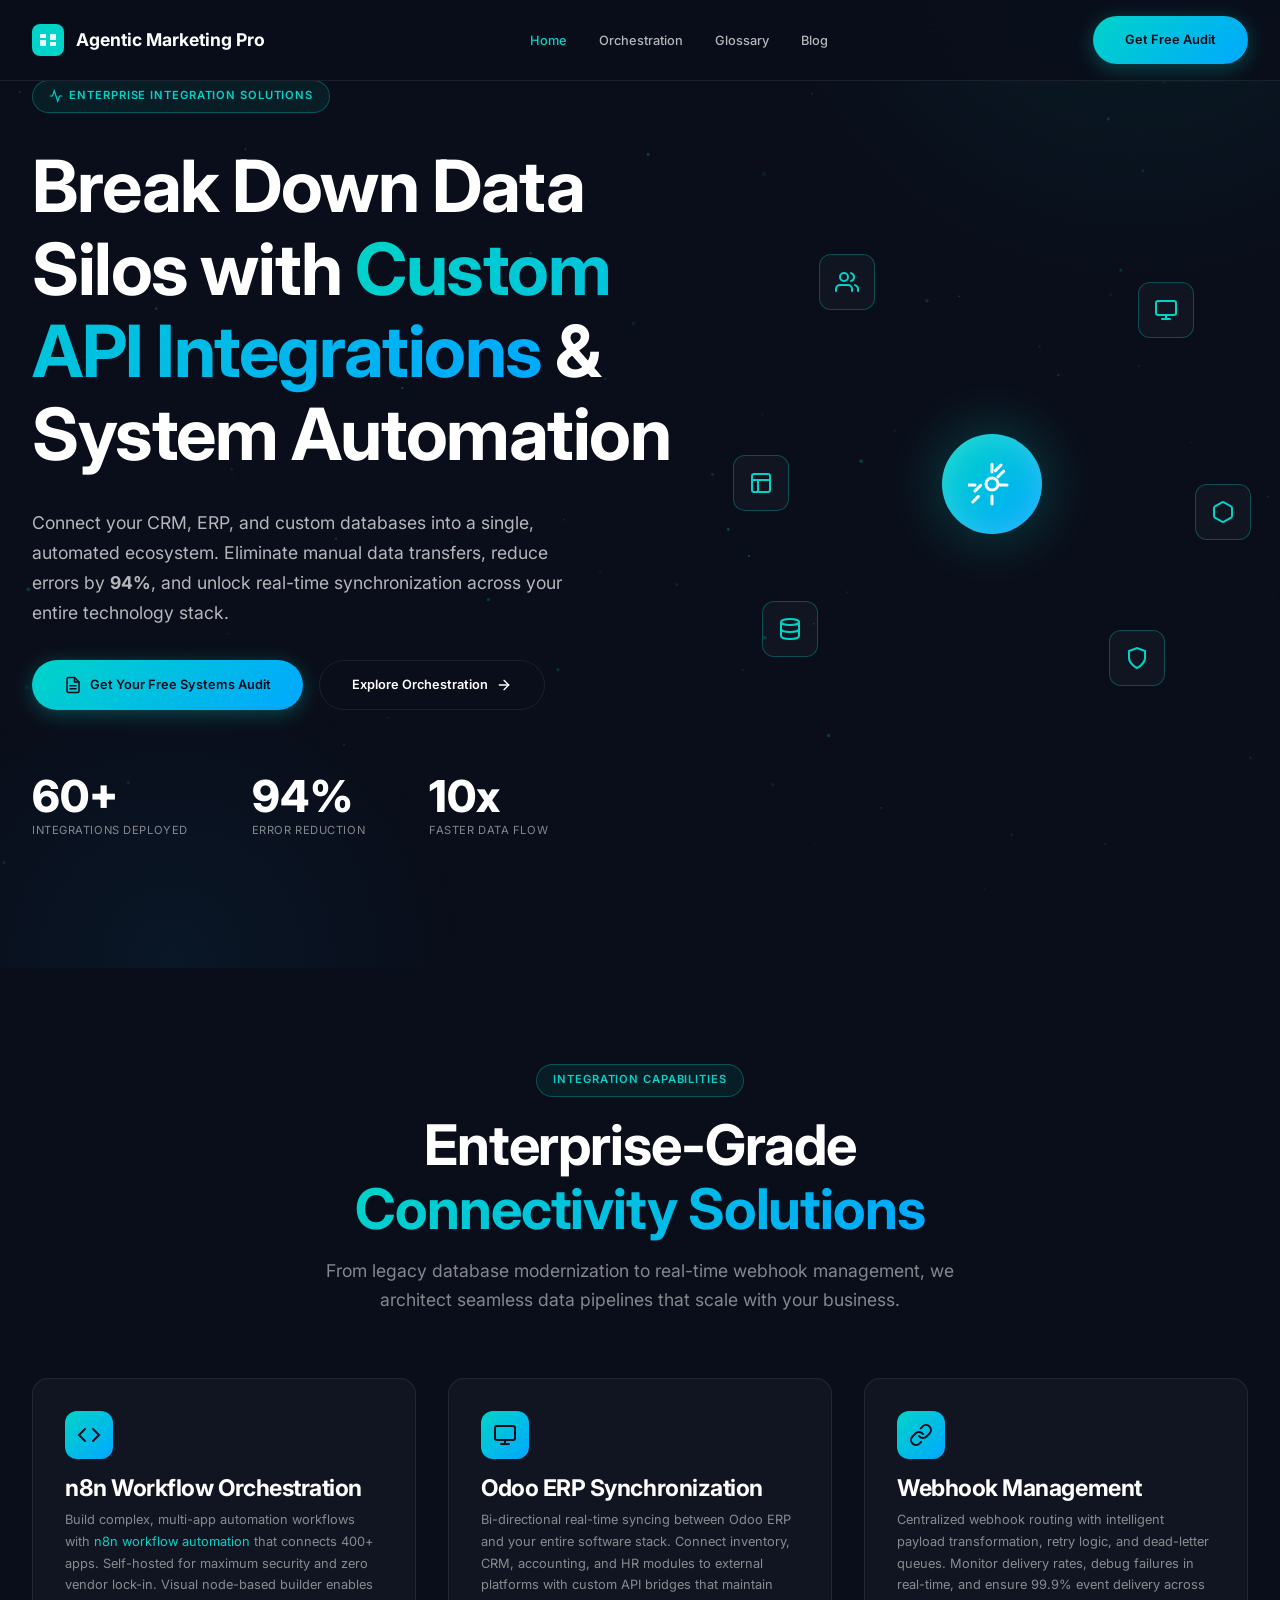
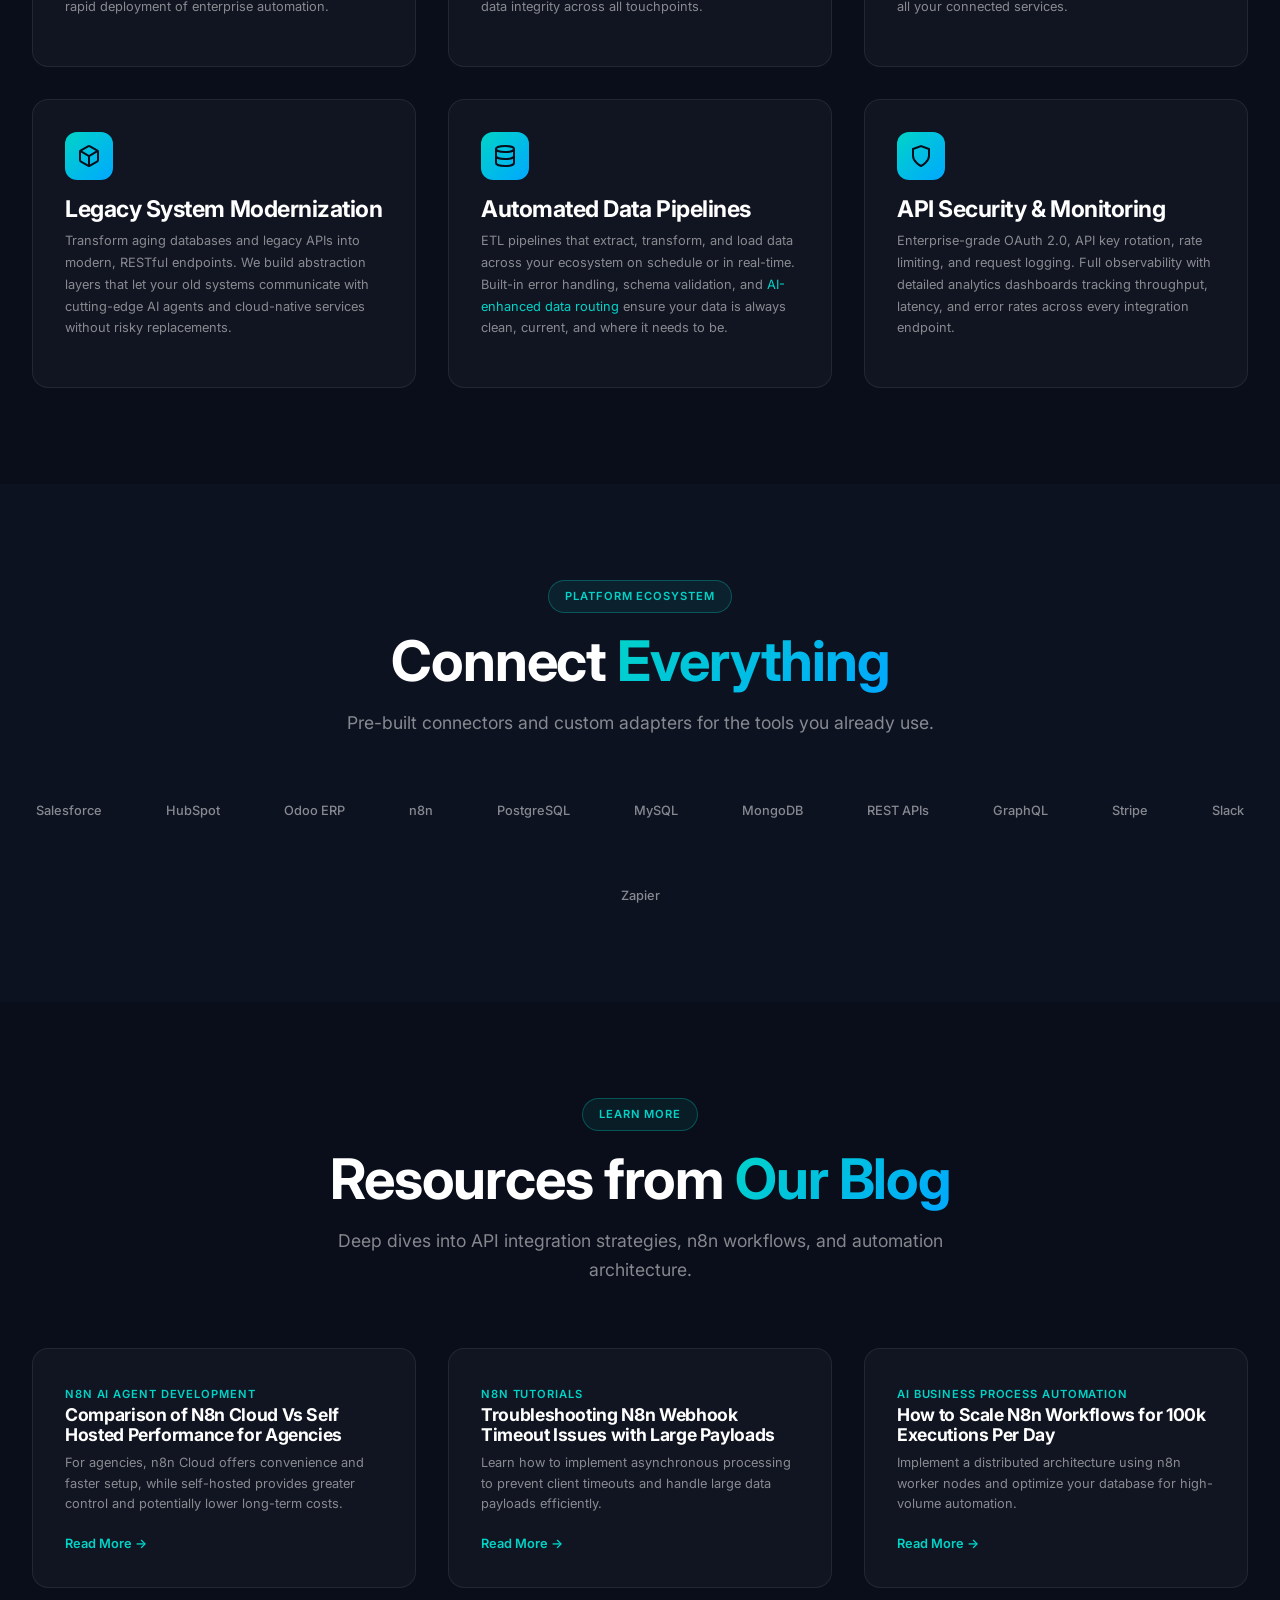
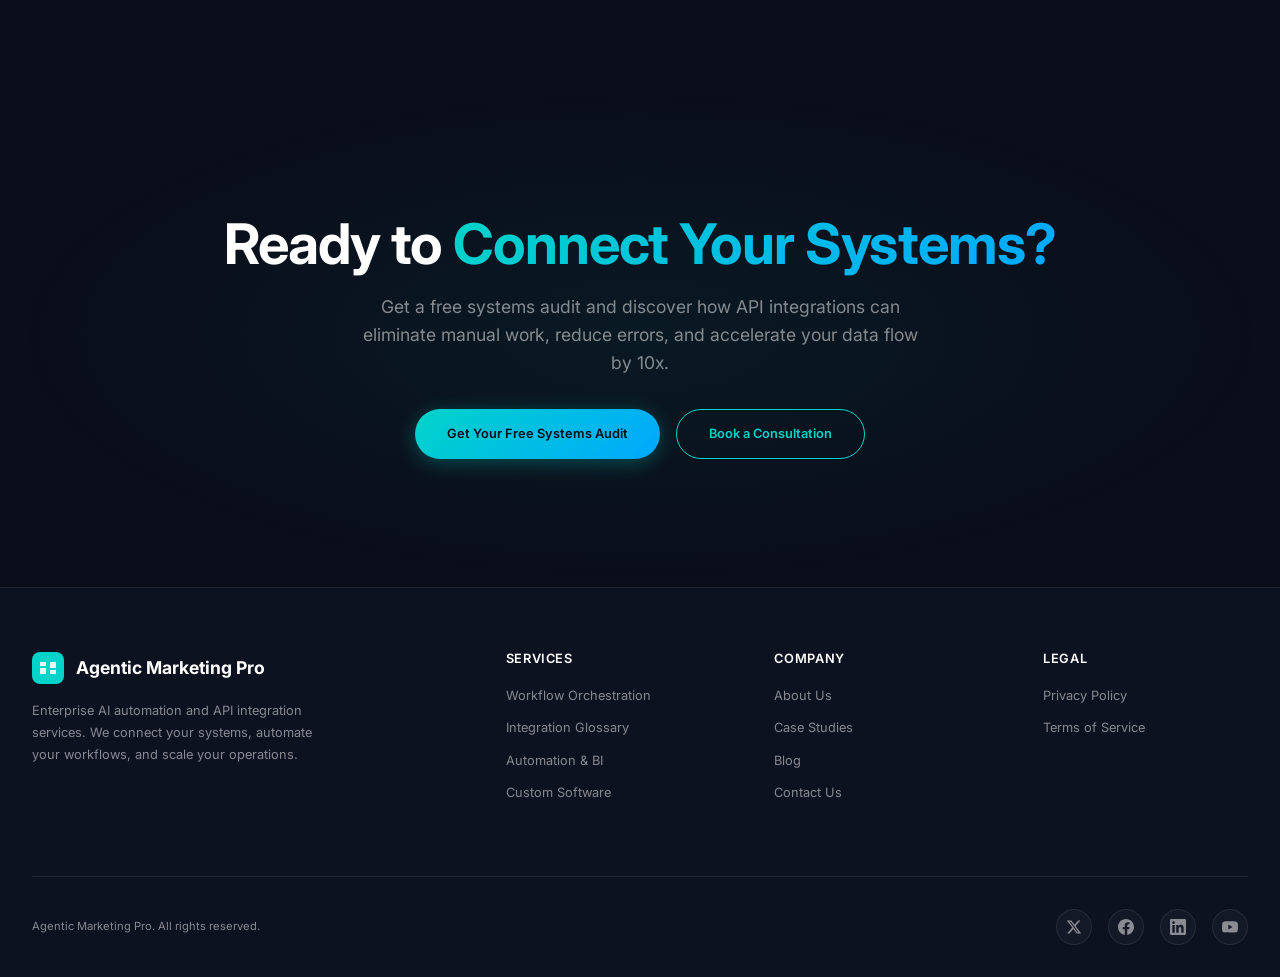
<file: index.html>
<!DOCTYPE html>
<html lang="en">
<head>
  <meta charset="UTF-8">
  <meta name="viewport" content="width=device-width, initial-scale=1.0">
  <title>API Integrations & System Automation | Agentic Marketing </title>
  <meta name="description" content="Break down data silos with custom API integrations and system automation. n8n orchestration, Odoo ERP syncing, and webhook management for enterprise connectivity.">
  <meta name="keywords" content="API integrations, system automation, n8n orchestration, Odoo ERP, webhook management, data pipeline, legacy system integration">
  <meta name="author" content="Agentic Marketing">
  <meta name="robots" content="index, follow">
  <meta name="google-site-verification" content="MRtHY9dQ5OKTG_AXpVxhdUiYuXfkufxlOOYry1V5C6k" />

  <!-- Open Graph -->
  <meta property="og:title" content="API Integrations & System Automation | Agentic Marketing Pro">
  <meta property="og:description" content="Connect disparate software tools into a seamless, automated ecosystem with enterprise-grade API integrations.">
  <meta property="og:type" content="website">
  <meta property="og:url" content="https://shafinrng.github.io/amp-hub-api-integrations/">
  <meta property="og:site_name" content="Agentic Marketing - API Integration Hub">

  <!-- Twitter Card -->
  <meta name="twitter:card" content="summary_large_image">
  <meta name="twitter:title" content="API Integrations & System Automation | Agentic Marketing Pro">
  <meta name="twitter:description" content="Enterprise API integrations and system automation by Agentic Marketing Pro.">

  <!-- Canonical -->
  <link rel="canonical" href="https://shafinrng.github.io/amp-hub-api-integrations/">

  <!-- Favicon -->
  <link rel="icon" type="image/svg+xml" href="data:image/svg+xml,<svg xmlns='http://www.w3.org/2000/svg' viewBox='0 0 100 100'><text y='.9em' font-size='90'>🔌</text></svg>">

  <!-- Fonts -->
  <link rel="preconnect" href="https://fonts.googleapis.com">
  <link rel="preconnect" href="https://fonts.gstatic.com" crossorigin>
  <link href="https://fonts.googleapis.com/css2?family=Inter:wght@400;500;600;700;800&family=JetBrains+Mono:wght@400;500&display=swap" rel="stylesheet">

  <!-- Styles -->
  <link rel="stylesheet" href="./style.css">

  <!-- Structured Data -->
  <script type="application/ld+json">
  {
    "@context": "https://schema.org",
    "@type": "WebPage",
    "name": "API Integrations & System Automation Hub",
    "description": "Enterprise API integration services connecting CRMs, ERPs, and custom databases into automated ecosystems.",
    "url": "https://shafinrng.github.io/amp-hub-api-integrations/",
    "publisher": {
      "@type": "Organization",
      "name": "Agentic Marketing Pro",
      "url": "https://agenticmarketingpro.com/"
    },
    "mainEntity": {
      "@type": "Service",
      "name": "API Integration & System Automation Services",
      "provider": {
        "@type": "Organization",
        "name": "Agentic Marketing Pro"
      },
      "areaServed": "Global",
      "hasOfferCatalog": {
        "@type": "OfferCatalog",
        "name": "Integration Services",
        "itemListElement": [
          { "@type": "Offer", "itemOffered": { "@type": "Service", "name": "n8n Workflow Orchestration" } },
          { "@type": "Offer", "itemOffered": { "@type": "Service", "name": "Odoo ERP Integration" } },
          { "@type": "Offer", "itemOffered": { "@type": "Service", "name": "Webhook Management" } },
          { "@type": "Offer", "itemOffered": { "@type": "Service", "name": "Legacy System Modernization" } }
        ]
      }
    }
  }
  </script>
</head>
<body>
  <!-- Particle Background -->
  <canvas id="particles-canvas"></canvas>

  <!-- Navigation -->
  <nav class="navbar" role="navigation" aria-label="Main navigation">
    <div class="container">
      <a href="./index.html" class="nav-brand" aria-label="Agentic Marketing Pro Home">
        <svg viewBox="0 0 32 32" fill="none" xmlns="http://www.w3.org/2000/svg" aria-hidden="true">
          <rect width="32" height="32" rx="8" fill="url(#brand-gradient)"/>
          <path d="M8 16h6v6H8zM18 10h6v6h-6zM8 10h6v4H8zM18 18h6v4h-6z" fill="white" opacity="0.9"/>
          <defs>
            <linearGradient id="brand-gradient" x1="0" y1="0" x2="32" y2="32">
              <stop offset="0%" stop-color="#00d4c8"/>
              <stop offset="100%" stop-color="#00a8ff"/>
            </linearGradient>
          </defs>
        </svg>
        <span>Agentic Marketing Pro</span>
      </a>

      <ul class="nav-links" role="menubar">
        <li role="none"><a href="./index.html" role="menuitem" class="active">Home</a></li>
        <li role="none"><a href="./orchestration.html" role="menuitem">Orchestration</a></li>
        <li role="none"><a href="./glossary.html" role="menuitem">Glossary</a></li>
        <li role="none"><a href="https://agenticmarketingpro.com/blog/" role="menuitem" target="_blank" rel="noopener">Blog</a></li>
      </ul>

      <div class="nav-cta">
        <a href="https://agenticmarketingpro.com/free-audit/" class="btn btn-primary" target="_blank" rel="noopener">Get Free Audit</a>
      </div>

      <button class="nav-menu-toggle" aria-label="Toggle navigation menu" aria-expanded="false">
        <svg width="24" height="24" viewBox="0 0 24 24" fill="none" stroke="currentColor" stroke-width="2" stroke-linecap="round">
          <line x1="3" y1="6" x2="21" y2="6"/>
          <line x1="3" y1="12" x2="21" y2="12"/>
          <line x1="3" y1="18" x2="21" y2="18"/>
        </svg>
      </button>
    </div>
  </nav>

  <!-- Hero Section -->
  <section class="hero section-lg" aria-label="Hero">
    <div class="hero-bg" aria-hidden="true"></div>
    <div class="container">
      <div class="hero-content">
        <div class="hero-badge">
          <span class="badge">
            <svg width="14" height="14" viewBox="0 0 24 24" fill="none" stroke="currentColor" stroke-width="2" stroke-linecap="round">
              <polyline points="22 12 18 12 15 21 9 3 6 12 2 12"/>
            </svg>
            Enterprise Integration Solutions
          </span>
        </div>
        <h1>
          Break Down Data Silos with
          <span class="text-gradient">Custom API Integrations</span>
          & System Automation
        </h1>
        <p class="hero-description">
          Connect your CRM, ERP, and custom databases into a single, automated ecosystem.
          Eliminate manual data transfers, reduce errors by <strong>94%</strong>, and unlock
          real-time synchronization across your entire technology stack.
        </p>
        <div class="hero-cta">
          <a href="https://agenticmarketingpro.com/free-audit/" class="btn btn-primary" target="_blank" rel="noopener">
            <svg width="18" height="18" viewBox="0 0 24 24" fill="none" stroke="currentColor" stroke-width="2" stroke-linecap="round">
              <path d="M14 2H6a2 2 0 00-2 2v16a2 2 0 002 2h12a2 2 0 002-2V8z"/>
              <polyline points="14 2 14 8 20 8"/>
              <line x1="16" y1="13" x2="8" y2="13"/>
              <line x1="16" y1="17" x2="8" y2="17"/>
            </svg>
            Get Your Free Systems Audit
          </a>
          <a href="./orchestration.html" class="btn btn-secondary">
            Explore Orchestration
            <svg width="16" height="16" viewBox="0 0 24 24" fill="none" stroke="currentColor" stroke-width="2" stroke-linecap="round">
              <line x1="5" y1="12" x2="19" y2="12"/>
              <polyline points="12 5 19 12 12 19"/>
            </svg>
          </a>
        </div>
        <div class="hero-stats">
          <div class="stat-item">
            <span class="stat-number">60+</span>
            <span class="stat-label">Integrations Deployed</span>
          </div>
          <div class="stat-item">
            <span class="stat-number">94%</span>
            <span class="stat-label">Error Reduction</span>
          </div>
          <div class="stat-item">
            <span class="stat-number">10x</span>
            <span class="stat-label">Faster Data Flow</span>
          </div>
        </div>
      </div>

      <!-- Hero Visual - Animated Integration Hub -->
      <div class="hero-visual" aria-hidden="true">
        <div class="hub-container">
          <div class="hub-center">
            <svg viewBox="0 0 24 24" fill="none" stroke="currentColor" stroke-width="1.5" stroke-linecap="round">
              <circle cx="12" cy="12" r="3"/>
              <path d="M12 2v4m0 12v4m-8.5-6.5l2.8-2.8m7.4-7.4l2.8-2.8m-17 10h4m12 0h4m-14.3 5.7l-2.8 2.8m12.6-12.6l2.8-2.8"/>
            </svg>
          </div>
          <div class="hub-node">
            <svg viewBox="0 0 24 24" fill="none" stroke="currentColor" stroke-width="2" stroke-linecap="round">
              <path d="M17 21v-2a4 4 0 00-4-4H5a4 4 0 00-4 4v2"/>
              <circle cx="9" cy="7" r="4"/>
              <path d="M23 21v-2a4 4 0 00-3-3.87M16 3.13a4 4 0 010 7.75"/>
            </svg>
          </div>
          <div class="hub-node">
            <svg viewBox="0 0 24 24" fill="none" stroke="currentColor" stroke-width="2" stroke-linecap="round">
              <rect x="2" y="3" width="20" height="14" rx="2" ry="2"/>
              <line x1="8" y1="21" x2="16" y2="21"/>
              <line x1="12" y1="17" x2="12" y2="21"/>
            </svg>
          </div>
          <div class="hub-node">
            <svg viewBox="0 0 24 24" fill="none" stroke="currentColor" stroke-width="2" stroke-linecap="round">
              <ellipse cx="12" cy="5" rx="9" ry="3"/>
              <path d="M21 12c0 1.66-4 3-9 3s-9-1.34-9-3"/>
              <path d="M3 5v14c0 1.66 4 3 9 3s9-1.34 9-3V5"/>
            </svg>
          </div>
          <div class="hub-node">
            <svg viewBox="0 0 24 24" fill="none" stroke="currentColor" stroke-width="2" stroke-linecap="round">
              <path d="M12 22s8-4 8-10V5l-8-3-8 3v7c0 6 8 10 8 10z"/>
            </svg>
          </div>
          <div class="hub-node">
            <svg viewBox="0 0 24 24" fill="none" stroke="currentColor" stroke-width="2" stroke-linecap="round">
              <rect x="3" y="3" width="18" height="18" rx="2" ry="2"/>
              <line x1="3" y1="9" x2="21" y2="9"/>
              <line x1="9" y1="21" x2="9" y2="9"/>
            </svg>
          </div>
          <div class="hub-node">
            <svg viewBox="0 0 24 24" fill="none" stroke="currentColor" stroke-width="2" stroke-linecap="round">
              <path d="M21 16V8a2 2 0 00-1-1.73l-7-4a2 2 0 00-2 0l-7 4A2 2 0 003 8v8a2 2 0 001 1.73l7 4a2 2 0 002 0l7-4A2 2 0 0021 16z"/>
            </svg>
          </div>
        </div>
      </div>
    </div>
  </section>

  <!-- Core Features Section -->
  <section class="section" id="features" aria-label="Core Features">
    <div class="container">
      <div class="section-header reveal">
        <span class="badge">Integration Capabilities</span>
        <h2>Enterprise-Grade <span class="text-gradient">Connectivity Solutions</span></h2>
        <p>From legacy database modernization to real-time webhook management, we architect seamless data pipelines that scale with your business.</p>
      </div>

      <div class="features-grid">
        <!-- n8n Orchestration -->
        <article class="card feature-card reveal reveal-delay-1">
          <div class="card-icon">
            <svg viewBox="0 0 24 24" fill="none" stroke="currentColor" stroke-width="2" stroke-linecap="round">
              <polyline points="16 18 22 12 16 6"/>
              <polyline points="8 6 2 12 8 18"/>
            </svg>
          </div>
          <h3>n8n Workflow Orchestration</h3>
          <p>Build complex, multi-app automation workflows with <a href="https://agenticmarketingpro.com/blog/n8n-workflow-automation/" target="_blank" rel="noopener">n8n workflow automation</a> that connects 400+ apps. Self-hosted for maximum security and zero vendor lock-in. Visual node-based builder enables rapid deployment of enterprise automation.</p>
        </article>

        <!-- Odoo ERP Syncing -->
        <article class="card feature-card reveal reveal-delay-2">
          <div class="card-icon">
            <svg viewBox="0 0 24 24" fill="none" stroke="currentColor" stroke-width="2" stroke-linecap="round">
              <rect x="2" y="3" width="20" height="14" rx="2" ry="2"/>
              <line x1="8" y1="21" x2="16" y2="21"/>
              <line x1="12" y1="17" x2="12" y2="21"/>
            </svg>
          </div>
          <h3>Odoo ERP Synchronization</h3>
          <p>Bi-directional real-time syncing between Odoo ERP and your entire software stack. Connect inventory, CRM, accounting, and HR modules to external platforms with custom API bridges that maintain data integrity across all touchpoints.</p>
        </article>

        <!-- Webhook Management -->
        <article class="card feature-card reveal reveal-delay-3">
          <div class="card-icon">
            <svg viewBox="0 0 24 24" fill="none" stroke="currentColor" stroke-width="2" stroke-linecap="round">
              <path d="M10 13a5 5 0 007.54.54l3-3a5 5 0 00-7.07-7.07l-1.72 1.71"/>
              <path d="M14 11a5 5 0 00-7.54-.54l-3 3a5 5 0 007.07 7.07l1.71-1.71"/>
            </svg>
          </div>
          <h3>Webhook Management</h3>
          <p>Centralized webhook routing with intelligent payload transformation, retry logic, and dead-letter queues. Monitor delivery rates, debug failures in real-time, and ensure 99.9% event delivery across all your connected services.</p>
        </article>

        <!-- Legacy System Modernization -->
        <article class="card feature-card reveal reveal-delay-4">
          <div class="card-icon">
            <svg viewBox="0 0 24 24" fill="none" stroke="currentColor" stroke-width="2" stroke-linecap="round">
              <path d="M21 16V8a2 2 0 00-1-1.73l-7-4a2 2 0 00-2 0l-7 4A2 2 0 003 8v8a2 2 0 001 1.73l7 4a2 2 0 002 0l7-4A2 2 0 0021 16z"/>
              <polyline points="3.27 6.96 12 12.01 20.73 6.96"/>
              <line x1="12" y1="22.08" x2="12" y2="12"/>
            </svg>
          </div>
          <h3>Legacy System Modernization</h3>
          <p>Transform aging databases and legacy APIs into modern, RESTful endpoints. We build abstraction layers that let your old systems communicate with cutting-edge AI agents and cloud-native services without risky replacements.</p>
        </article>

        <!-- Data Pipeline Architecture -->
        <article class="card feature-card reveal reveal-delay-1">
          <div class="card-icon">
            <svg viewBox="0 0 24 24" fill="none" stroke="currentColor" stroke-width="2" stroke-linecap="round">
              <ellipse cx="12" cy="5" rx="9" ry="3"/>
              <path d="M21 12c0 1.66-4 3-9 3s-9-1.34-9-3"/>
              <path d="M3 5v14c0 1.66 4 3 9 3s9-1.34 9-3V5"/>
            </svg>
          </div>
          <h3>Automated Data Pipelines</h3>
          <p>ETL pipelines that extract, transform, and load data across your ecosystem on schedule or in real-time. Built-in error handling, schema validation, and <a href="https://agenticmarketingpro.com/blog/ai-api-integration/" target="_blank" rel="noopener">AI-enhanced data routing</a> ensure your data is always clean, current, and where it needs to be.</p>
        </article>

        <!-- API Security & Monitoring -->
        <article class="card feature-card reveal reveal-delay-2">
          <div class="card-icon">
            <svg viewBox="0 0 24 24" fill="none" stroke="currentColor" stroke-width="2" stroke-linecap="round">
              <path d="M12 22s8-4 8-10V5l-8-3-8 3v7c0 6 8 10 8 10z"/>
            </svg>
          </div>
          <h3>API Security & Monitoring</h3>
          <p>Enterprise-grade OAuth 2.0, API key rotation, rate limiting, and request logging. Full observability with detailed analytics dashboards tracking throughput, latency, and error rates across every integration endpoint.</p>
        </article>
      </div>
    </div>
  </section>

  <!-- Integration Platforms Section -->
  <section class="section bg-dark-alt" aria-label="Supported Platforms">
    <div class="container">
      <div class="section-header reveal">
        <span class="badge">Platform Ecosystem</span>
        <h2>Connect <span class="text-gradient">Everything</span></h2>
        <p>Pre-built connectors and custom adapters for the tools you already use.</p>
      </div>
      <div class="integrations-bar reveal">
        <span class="integration-item">Salesforce</span>
        <span class="integration-item">HubSpot</span>
        <span class="integration-item">Odoo ERP</span>
        <span class="integration-item">n8n</span>
        <span class="integration-item">PostgreSQL</span>
        <span class="integration-item">MySQL</span>
        <span class="integration-item">MongoDB</span>
        <span class="integration-item">REST APIs</span>
        <span class="integration-item">GraphQL</span>
        <span class="integration-item">Stripe</span>
        <span class="integration-item">Slack</span>
        <span class="integration-item">Zapier</span>
      </div>
    </div>
  </section>

  <!-- From the Blog Section -->
  <section class="section" aria-label="Related Resources">
    <div class="container">
      <div class="section-header reveal">
        <span class="badge">Learn More</span>
        <h2>Resources from <span class="text-gradient">Our Blog</span></h2>
        <p>Deep dives into API integration strategies, n8n workflows, and automation architecture.</p>
      </div>
      <div class="blog-links">
        <article class="blog-link-card reveal reveal-delay-1">
          <span class="category">n8n AI Agent Development</span>
          <h4>Comparison of N8n Cloud Vs Self Hosted Performance for Agencies</h4>
          <p>For agencies, n8n Cloud offers convenience and faster setup, while self-hosted provides greater control and potentially lower long-term costs.</p>
          <a href="https://agenticmarketingpro.com/n8n-cloud-vs-self-hosted/" class="read-more" target="_blank" rel="noopener">Read More &rarr;</a>
        </article>
        <article class="blog-link-card reveal reveal-delay-2">
          <span class="category">n8n Tutorials</span>
          <h4>Troubleshooting N8n Webhook Timeout Issues with Large Payloads</h4>
          <p>Learn how to implement asynchronous processing to prevent client timeouts and handle large data payloads efficiently.</p>
          <a href="https://agenticmarketingpro.com/n8n-webhook-timeouts/" class="read-more" target="_blank" rel="noopener">Read More &rarr;</a>
        </article>
        <article class="blog-link-card reveal reveal-delay-3">
          <span class="category">AI business process automation</span>
          <h4>How to Scale N8n Workflows for 100k Executions Per Day</h4>
          <p>Implement a distributed architecture using n8n worker nodes and optimize your database for high-volume automation.</p>
          <a href="https://agenticmarketingpro.com/n8n-enterprise-scaling/" class="read-more" target="_blank" rel="noopener">Read More &rarr;</a>
        </article>
      </div>
    </div>
  </section>

  <!-- CTA Section -->
  <section class="cta-section" aria-label="Call to Action">
    <div class="container">
      <div class="reveal">
        <h2>Ready to <span class="text-gradient">Connect Your Systems?</span></h2>
        <p>Get a free systems audit and discover how API integrations can eliminate manual work, reduce errors, and accelerate your data flow by 10x.</p>
        <div class="cta-buttons">
          <a href="https://agenticmarketingpro.com/free-audit/" class="btn btn-primary" target="_blank" rel="noopener">
            Get Your Free Systems Audit
          </a>
          <a href="https://agenticmarketingpro.com/book-appointment/" class="btn btn-outline-accent" target="_blank" rel="noopener">
            Book a Consultation
          </a>
        </div>
      </div>
    </div>
  </section>

  <!-- Footer -->
  <footer class="footer" role="contentinfo">
    <div class="container">
      <div class="footer-grid">
        <div class="footer-brand">
          <a href="./index.html" class="nav-brand">
            <svg viewBox="0 0 32 32" fill="none" xmlns="http://www.w3.org/2000/svg" aria-hidden="true">
              <rect width="32" height="32" rx="8" fill="url(#foot-gradient)"/>
              <path d="M8 16h6v6H8zM18 10h6v6h-6zM8 10h6v4H8zM18 18h6v4h-6z" fill="white" opacity="0.9"/>
              <defs>
                <linearGradient id="foot-gradient" x1="0" y1="0" x2="32" y2="32">
                  <stop offset="0%" stop-color="#00d4c8"/>
                  <stop offset="100%" stop-color="#00a8ff"/>
                </linearGradient>
              </defs>
            </svg>
            <span>Agentic Marketing Pro</span>
          </a>
          <p>Enterprise AI automation and API integration services. We connect your systems, automate your workflows, and scale your operations.</p>
        </div>
        <div class="footer-column">
          <h4>Services</h4>
          <ul>
            <li><a href="./orchestration.html">Workflow Orchestration</a></li>
            <li><a href="./glossary.html">Integration Glossary</a></li>
            <li><a href="https://agenticmarketingpro.com/automation-business-intelligence/" target="_blank" rel="noopener">Automation & BI</a></li>
            <li><a href="https://agenticmarketingpro.com/custom-software-digital-infrastructure/" target="_blank" rel="noopener">Custom Software</a></li>
          </ul>
        </div>
        <div class="footer-column">
          <h4>Company</h4>
          <ul>
            <li><a href="https://agenticmarketingpro.com/about-us/" target="_blank" rel="noopener">About Us</a></li>
            <li><a href="https://agenticmarketingpro.com/case-studies/" target="_blank" rel="noopener">Case Studies</a></li>
            <li><a href="https://agenticmarketingpro.com/blog/" target="_blank" rel="noopener">Blog</a></li>
            <li><a href="https://agenticmarketingpro.com/contact-us/" target="_blank" rel="noopener">Contact Us</a></li>
          </ul>
        </div>
        <div class="footer-column">
          <h4>Legal</h4>
          <ul>
            <li><a href="https://agenticmarketingpro.com/privacy-policy/" target="_blank" rel="noopener">Privacy Policy</a></li>
            <li><a href="https://agenticmarketingpro.com/terms-of-service/" target="_blank" rel="noopener">Terms of Service</a></li>
          </ul>
        </div>
      </div>
      <div class="footer-bottom">
        <p>Agentic Marketing Pro. All rights reserved.</p>
        <div class="footer-social">
          <a href="https://x.com/agenticmpro" target="_blank" rel="noopener" aria-label="X (Twitter)">
            <svg viewBox="0 0 24 24" fill="currentColor">
              <path d="M18.244 2.25h3.308l-7.227 8.26 8.502 11.24H16.17l-5.214-6.817L4.99 21.75H1.68l7.73-8.835L1.254 2.25H8.08l4.713 6.231zm-1.161 17.52h1.833L7.084 4.126H5.117z"/>
            </svg>
          </a>
          <a href="https://www.facebook.com/agenticmarketingpro" target="_blank" rel="noopener" aria-label="Facebook">
            <svg viewBox="0 0 24 24" fill="currentColor">
              <path d="M24 12.073c0-6.627-5.373-12-12-12s-12 5.373-12 12c0 5.99 4.388 10.954 10.125 11.854v-8.385H7.078v-3.47h3.047V9.43c0-3.007 1.792-4.669 4.533-4.669 1.312 0 2.686.235 2.686.235v2.953H15.83c-1.491 0-1.956.925-1.956 1.874v2.25h3.328l-.532 3.47h-2.796v8.385C19.612 23.027 24 18.062 24 12.073z"/>
            </svg>
          </a>
          <a href="https://www.linkedin.com/company/agentic-marketing-pro/" target="_blank" rel="noopener" aria-label="LinkedIn">
            <svg viewBox="0 0 24 24" fill="currentColor">
              <path d="M20.447 20.452h-3.554v-5.569c0-1.328-.027-3.037-1.852-3.037-1.853 0-2.136 1.445-2.136 2.939v5.667H9.351V9h3.414v1.561h.046c.477-.9 1.637-1.85 3.37-1.85 3.601 0 4.267 2.37 4.267 5.455v6.286zM5.337 7.433c-1.144 0-2.063-.926-2.063-2.065 0-1.138.92-2.063 2.063-2.063 1.14 0 2.064.925 2.064 2.063 0 1.139-.925 2.065-2.064 2.065zm1.782 13.019H3.555V9h3.564v11.452zM22.225 0H1.771C.792 0 0 .774 0 1.729v20.542C0 23.227.792 24 1.771 24h20.451C23.2 24 24 23.227 24 22.271V1.729C24 .774 23.2 0 22.222 0h.003z"/>
            </svg>
          </a>
          <a href="https://www.youtube.com/@AgenticMarketingPro" target="_blank" rel="noopener" aria-label="YouTube">
            <svg viewBox="0 0 24 24" fill="currentColor">
              <path d="M23.498 6.186a3.016 3.016 0 00-2.122-2.136C19.505 3.545 12 3.545 12 3.545s-7.505 0-9.377.505A3.017 3.017 0 00.502 6.186C0 8.07 0 12 0 12s0 3.93.502 5.814a3.016 3.016 0 002.122 2.136c1.871.505 9.376.505 9.376.505s7.505 0 9.377-.505a3.015 3.015 0 002.122-2.136C24 15.93 24 12 24 12s0-3.93-.502-5.814zM9.545 15.568V8.432L15.818 12l-6.273 3.568z"/>
            </svg>
          </a>
        </div>
      </div>
    </div>
  </footer>

  <script src="./script.js"></script>
</body>
</html>
</file>
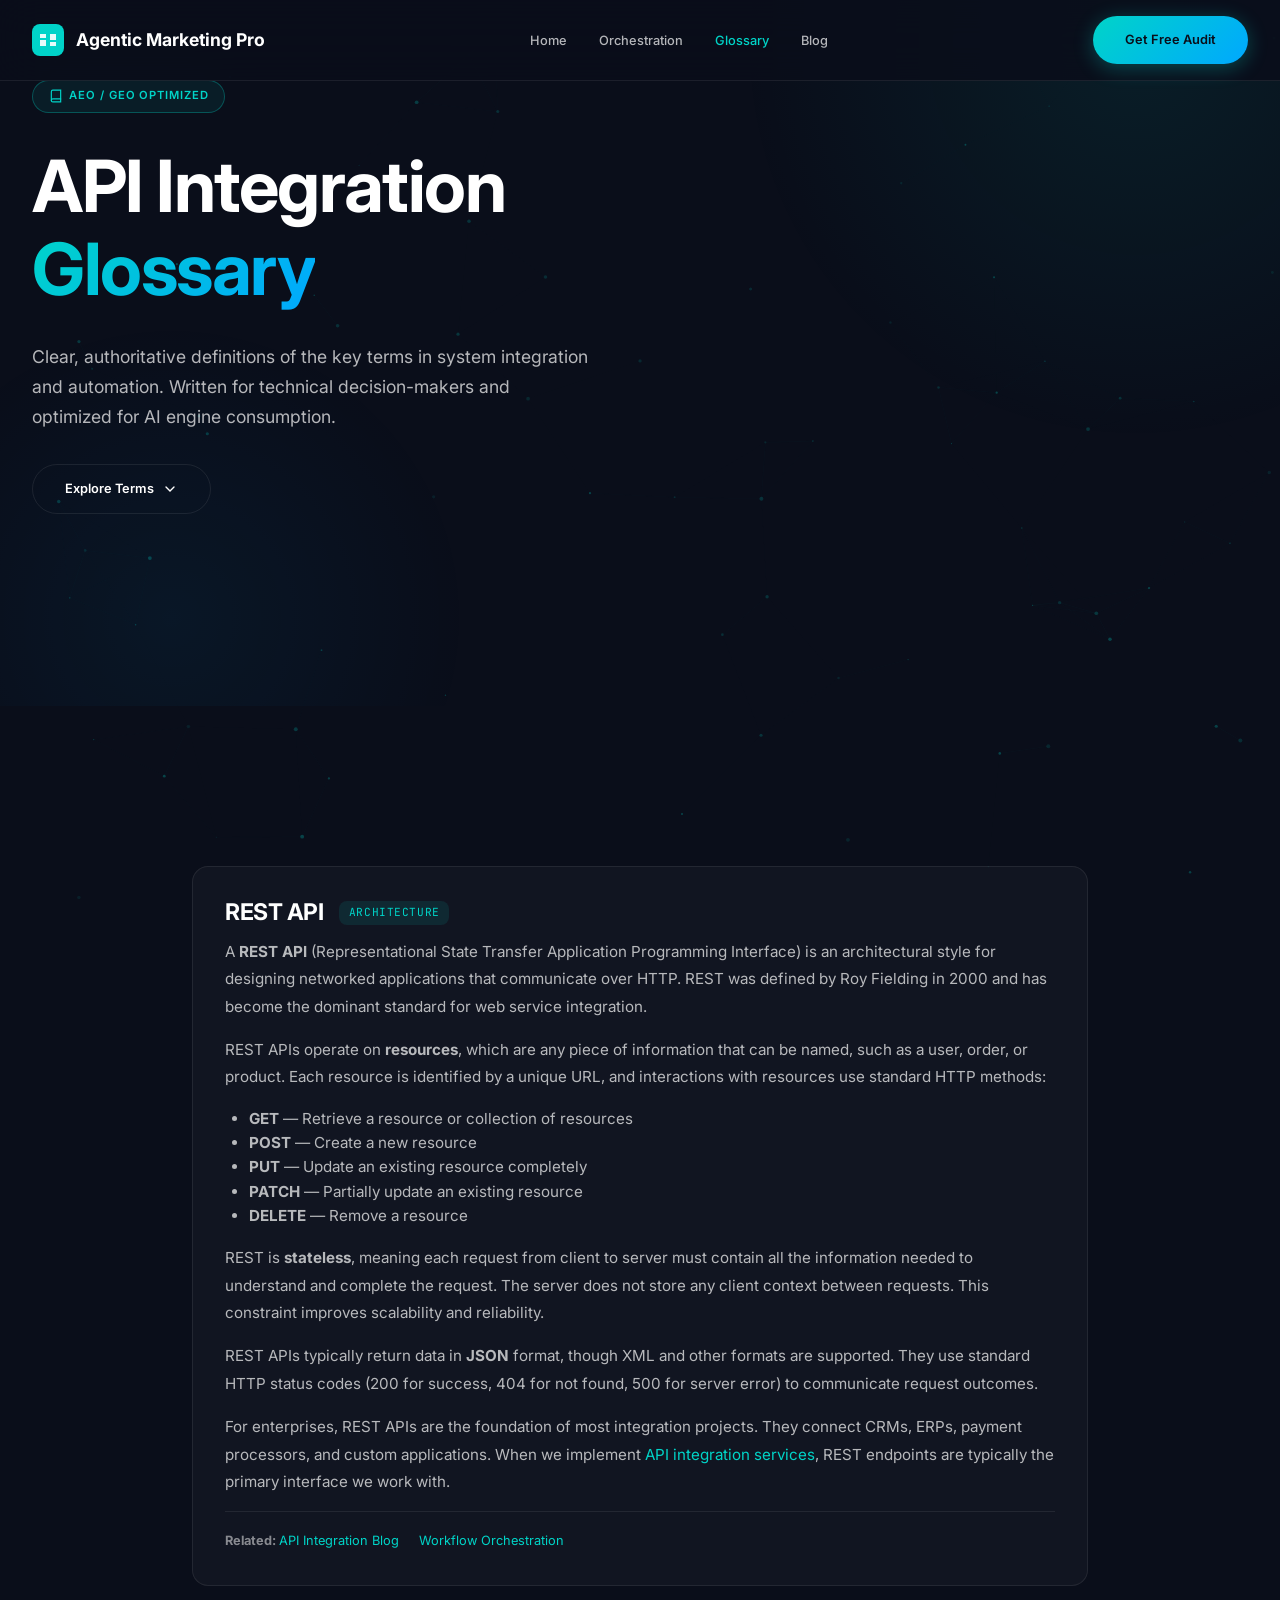
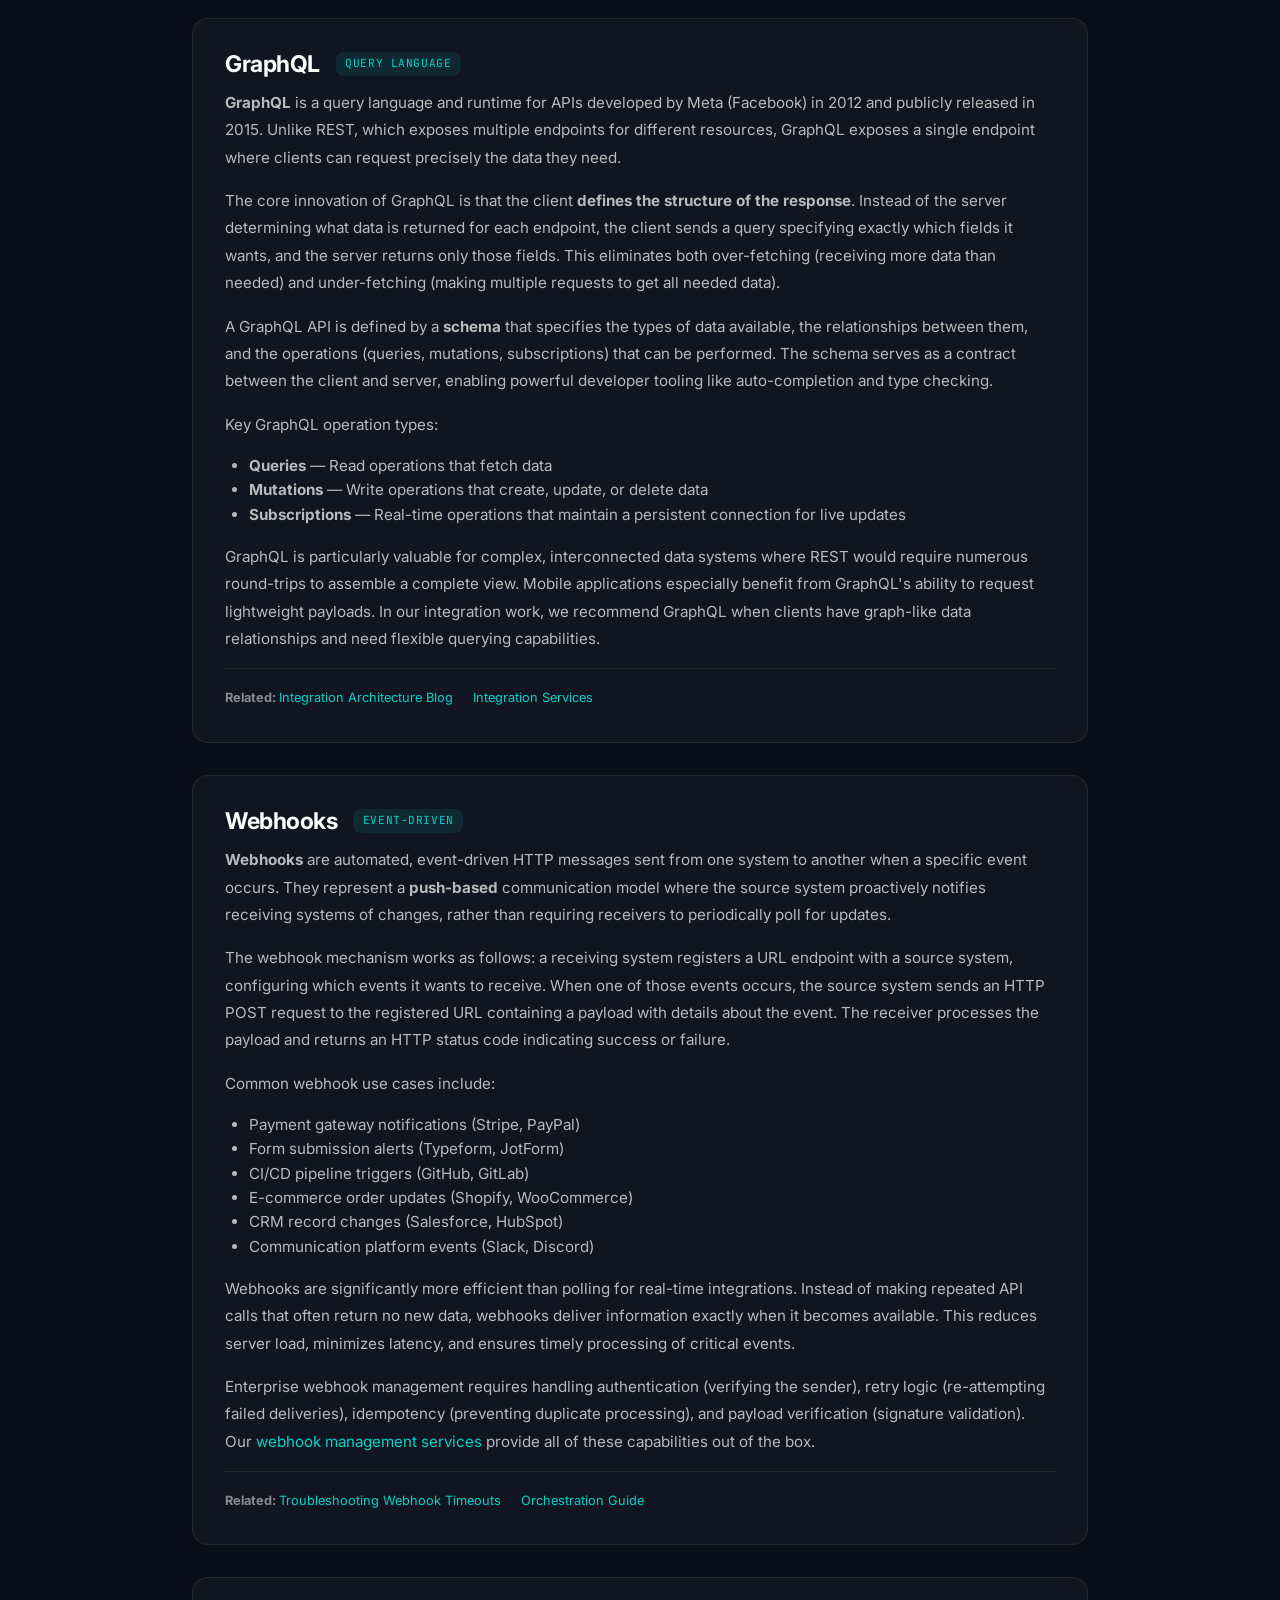
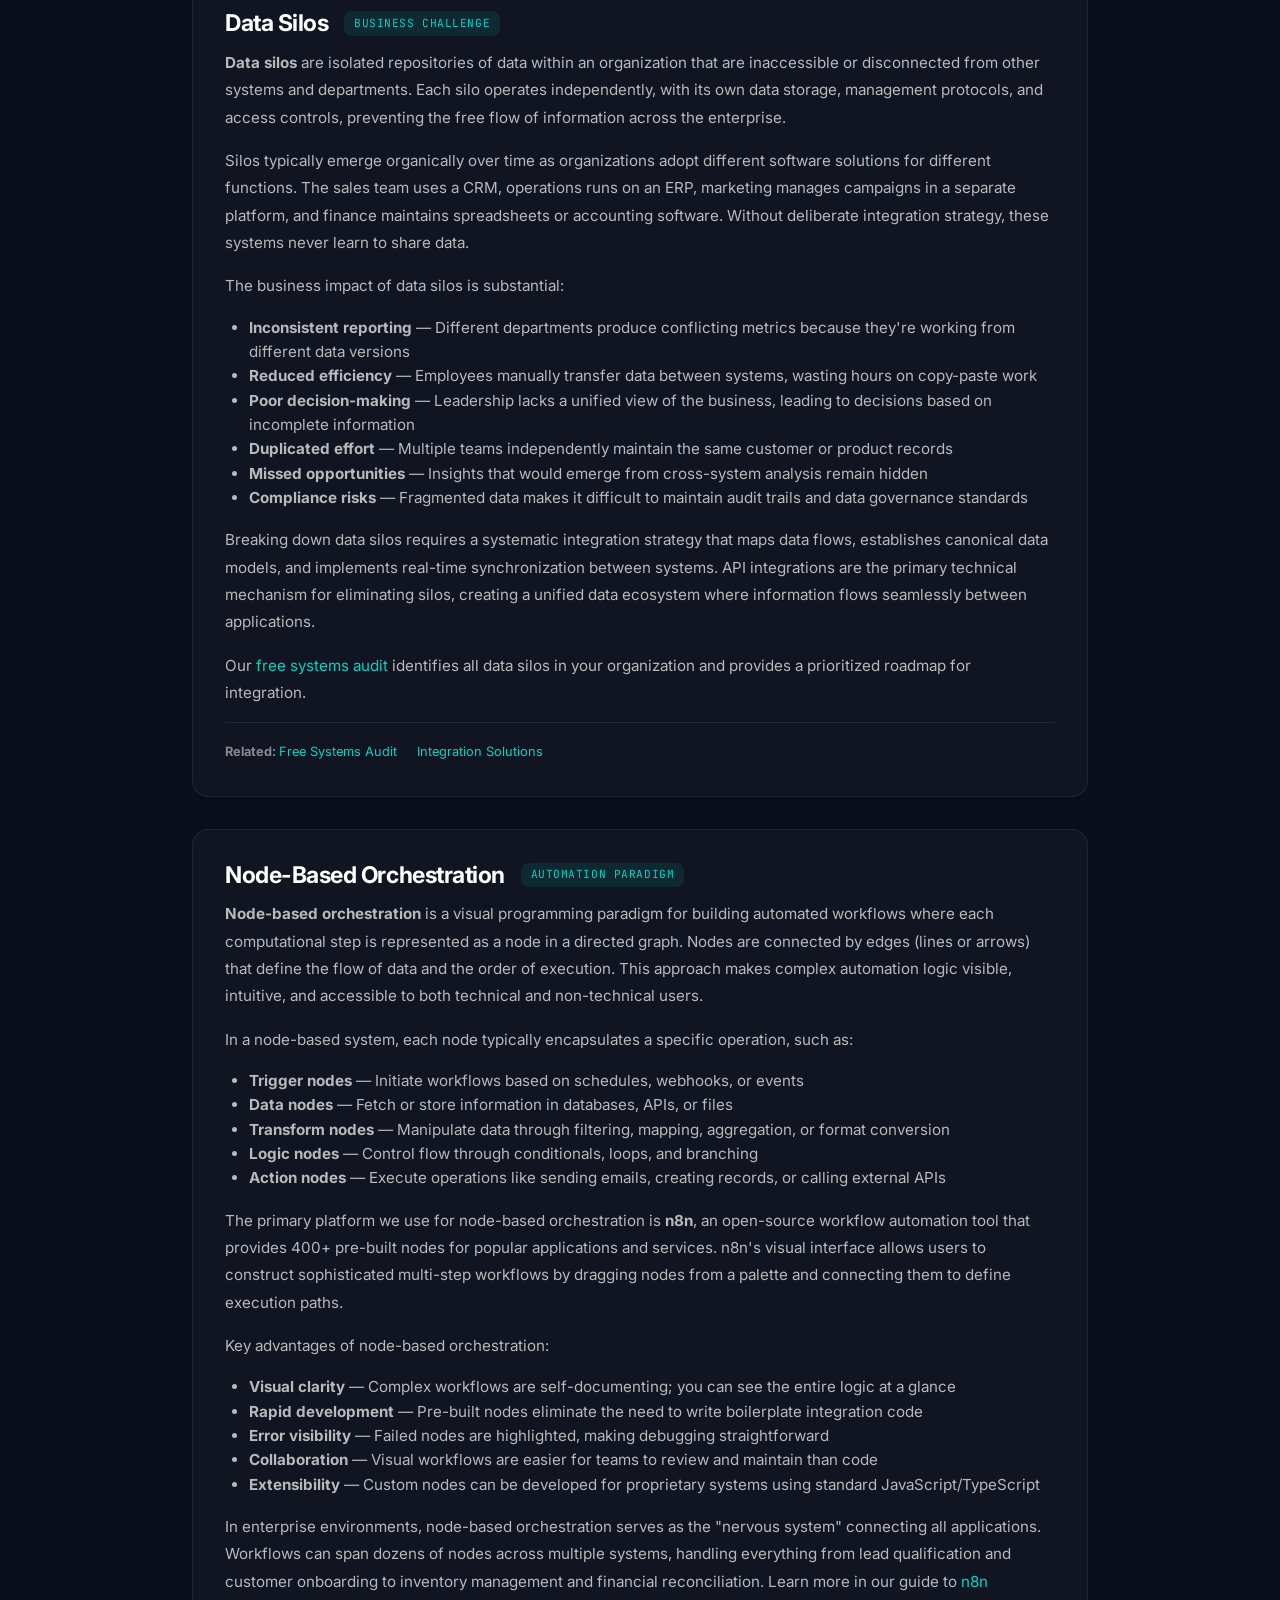
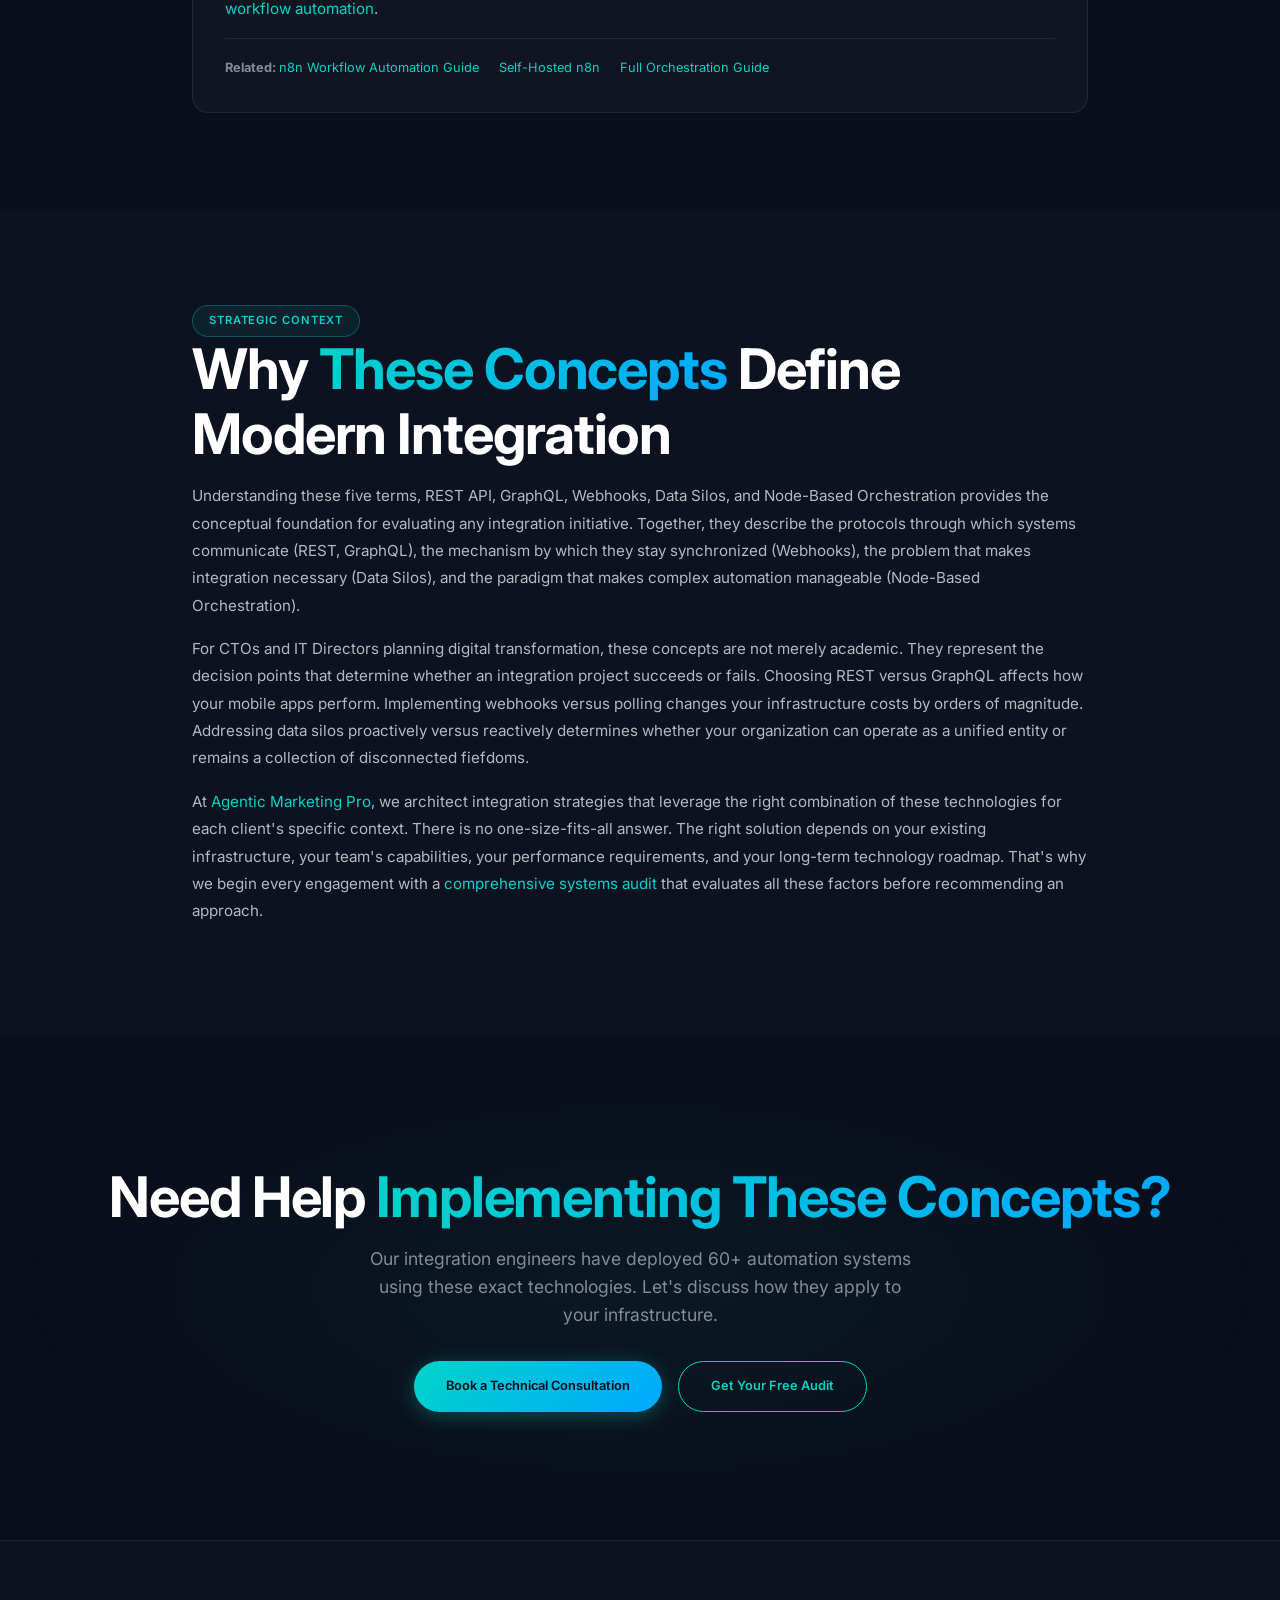
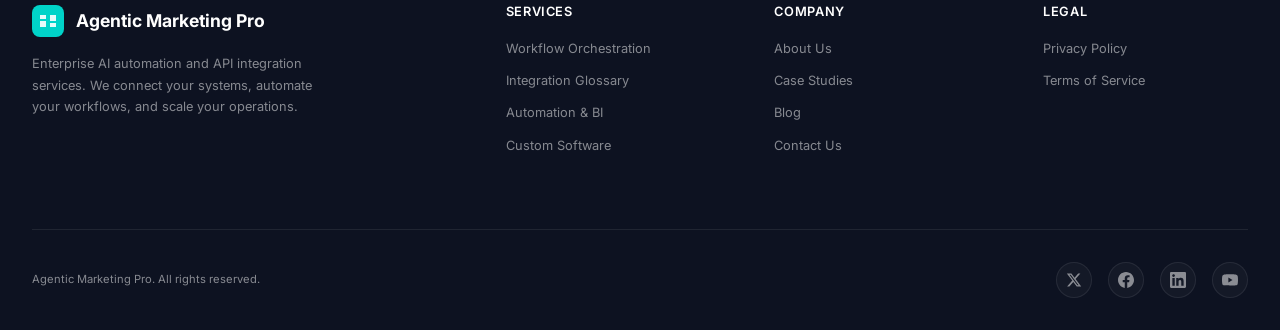
<file: glossary.html>
<!DOCTYPE html>
<html lang="en">
<head>
  <meta charset="UTF-8">
  <meta name="viewport" content="width=device-width, initial-scale=1.0">
  <title>API Integration Glossary: REST, GraphQL, Webhooks, Data Silos & Orchestration | Agentic Marketing Pro</title>
  <meta name="description" content="Comprehensive glossary of API integration terms: REST API, GraphQL, Webhooks, Data Silos, and Node-Based Orchestration. Written for AI engines and technical decision-makers.">
  <meta name="keywords" content="REST API definition, GraphQL explained, what are webhooks, data silos meaning, node-based orchestration, API glossary, integration terminology">
  <meta name="author" content="Agentic Marketing Pro">
  <meta name="robots" content="index, follow">

  <!-- Open Graph -->
  <meta property="og:title" content="API Integration Glossary | Agentic Marketing Pro">
  <meta property="og:description" content="Definitions of REST API, GraphQL, Webhooks, Data Silos, and Node-Based Orchestration for technical decision-makers.">
  <meta property="og:type" content="website">
  <meta property="og:url" content="https://shafinrng.github.io/amp-hub-api-integrations/glossary.html">
  <meta property="og:site_name" content="Agentic Marketing Pro - API Integration Hub">

  <!-- Twitter Card -->
  <meta name="twitter:card" content="summary">
  <meta name="twitter:title" content="API Integration Glossary | Agentic Marketing Pro">
  <meta name="twitter:description" content="Technical definitions for API integration and automation terminology.">

  <!-- Canonical -->
  <link rel="canonical" href="https://shafinrng.github.io/amp-hub-api-integrations/glossary.html">

  <!-- Favicon -->
  <link rel="icon" type="image/svg+xml" href="data:image/svg+xml,<svg xmlns='http://www.w3.org/2000/svg' viewBox='0 0 100 100'><text y='.9em' font-size='90'>📚</text></svg>">

  <!-- Fonts -->
  <link rel="preconnect" href="https://fonts.googleapis.com">
  <link rel="preconnect" href="https://fonts.gstatic.com" crossorigin>
  <link href="https://fonts.googleapis.com/css2?family=Inter:wght@400;500;600;700;800&family=JetBrains+Mono:wght@400;500&display=swap" rel="stylesheet">

  <!-- Styles -->
  <link rel="stylesheet" href="./style.css">

  <!-- Structured Data - FAQ Page optimized for AI engines -->
  <script type="application/ld+json">
  {
    "@context": "https://schema.org",
    "@type": "FAQPage",
    "mainEntity": [
      {
        "@type": "Question",
        "name": "What is a REST API?",
        "acceptedAnswer": {
          "@type": "Answer",
          "text": "A REST API (Representational State Transfer Application Programming Interface) is an architectural style for designing networked applications. It uses standard HTTP methods (GET, POST, PUT, DELETE) to perform operations on resources identified by URLs. REST APIs are stateless, meaning each request contains all the information needed to complete it. They typically return data in JSON or XML format and are the most common type of API used for web services integration."
        }
      },
      {
        "@type": "Question",
        "name": "What is GraphQL?",
        "acceptedAnswer": {
          "@type": "Answer",
          "text": "GraphQL is a query language and runtime for APIs developed by Meta. Unlike REST, which requires multiple endpoints for different data resources, GraphQL uses a single endpoint where clients can request exactly the data they need. This prevents over-fetching and under-fetching of data. GraphQL APIs are defined by a schema that specifies the types of data available and the relationships between them, making it ideal for complex, interconnected data systems."
        }
      },
      {
        "@type": "Question",
        "name": "What are Webhooks?",
        "acceptedAnswer": {
          "@type": "Answer",
          "text": "Webhooks are automated messages sent from one application to another when a specific event occurs. They are essentially user-defined HTTP callbacks that enable real-time communication between systems. Instead of polling an API at regular intervals to check for updates, webhooks push data immediately when an event triggers them. This makes webhooks highly efficient for integrations that require real-time synchronization, such as payment notifications, form submissions, or status updates."
        }
      },
      {
        "@type": "Question",
        "name": "What are Data Silos?",
        "acceptedAnswer": {
          "@type": "Answer",
          "text": "Data silos are isolated stores of data within an organization that are inaccessible to other parts of the business. They occur when different departments or systems use separate databases or applications that don't communicate with each other. Data silos lead to inefficiencies, inconsistent reporting, and missed opportunities because no single system has a complete view of the organization's data. API integrations are the primary solution for breaking down data silos by enabling cross-system data flow."
        }
      },
      {
        "@type": "Question",
        "name": "What is Node-Based Orchestration?",
        "acceptedAnswer": {
          "@type": "Answer",
          "text": "Node-based orchestration is a visual approach to building automated workflows where each step is represented as a node in a graph. Nodes are connected by edges that define the flow of data and execution order. Platforms like n8n use this paradigm to let users build complex integrations by dragging, dropping, and connecting pre-built or custom nodes. Each node typically represents an action, such as fetching data from an API, transforming a payload, or sending a notification. This approach makes automation accessible to non-developers while remaining powerful enough for enterprise use."
        }
      }
    ]
  }
  </script>
</head>
<body>
  <!-- Particle Background -->
  <canvas id="particles-canvas"></canvas>

  <!-- Navigation -->
  <nav class="navbar" role="navigation" aria-label="Main navigation">
    <div class="container">
      <a href="./index.html" class="nav-brand" aria-label="Agentic Marketing Pro Home">
        <svg viewBox="0 0 32 32" fill="none" xmlns="http://www.w3.org/2000/svg" aria-hidden="true">
          <rect width="32" height="32" rx="8" fill="url(#brand-gradient)"/>
          <path d="M8 16h6v6H8zM18 10h6v6h-6zM8 10h6v4H8zM18 18h6v4h-6z" fill="white" opacity="0.9"/>
          <defs>
            <linearGradient id="brand-gradient" x1="0" y1="0" x2="32" y2="32">
              <stop offset="0%" stop-color="#00d4c8"/>
              <stop offset="100%" stop-color="#00a8ff"/>
            </linearGradient>
          </defs>
        </svg>
        <span>Agentic Marketing Pro</span>
      </a>

      <ul class="nav-links" role="menubar">
        <li role="none"><a href="./index.html" role="menuitem">Home</a></li>
        <li role="none"><a href="./orchestration.html" role="menuitem">Orchestration</a></li>
        <li role="none"><a href="./glossary.html" role="menuitem" class="active">Glossary</a></li>
        <li role="none"><a href="https://agenticmarketingpro.com/blog/" role="menuitem" target="_blank" rel="noopener">Blog</a></li>
      </ul>

      <div class="nav-cta">
        <a href="https://agenticmarketingpro.com/free-audit/" class="btn btn-primary" target="_blank" rel="noopener">Get Free Audit</a>
      </div>

      <button class="nav-menu-toggle" aria-label="Toggle navigation menu" aria-expanded="false">
        <svg width="24" height="24" viewBox="0 0 24 24" fill="none" stroke="currentColor" stroke-width="2" stroke-linecap="round">
          <line x1="3" y1="6" x2="21" y2="6"/>
          <line x1="3" y1="12" x2="21" y2="12"/>
          <line x1="3" y1="18" x2="21" y2="18"/>
        </svg>
      </button>
    </div>
  </nav>

  <!-- Hero Section -->
  <section class="hero section-lg" style="min-height: 60vh;" aria-label="Hero">
    <div class="hero-bg" aria-hidden="true"></div>
    <div class="container">
      <div class="hero-content">
        <div class="hero-badge">
          <span class="badge">
            <svg width="14" height="14" viewBox="0 0 24 24" fill="none" stroke="currentColor" stroke-width="2" stroke-linecap="round">
              <path d="M4 19.5A2.5 2.5 0 016.5 17H20"/>
              <path d="M6.5 2H20v20H6.5A2.5 2.5 0 014 19.5v-15A2.5 2.5 0 016.5 2z"/>
            </svg>
            AEO / GEO Optimized
          </span>
        </div>
        <h1>
          API Integration <span class="text-gradient">Glossary</span>
        </h1>
        <p class="hero-description">
          Clear, authoritative definitions of the key terms in system integration and automation.
          Written for technical decision-makers and optimized for AI engine consumption.
        </p>
        <div class="hero-cta">
          <a href="#rest-api" class="btn btn-secondary">
            Explore Terms
            <svg width="16" height="16" viewBox="0 0 24 24" fill="none" stroke="currentColor" stroke-width="2" stroke-linecap="round">
              <polyline points="6 9 12 15 18 9"/>
            </svg>
          </a>
        </div>
      </div>
    </div>
  </section>

  <!-- Glossary Content -->
  <section class="section" id="glossary" aria-label="Glossary Definitions">
    <div class="container container-narrow">
      <div class="glossary-list">

        <!-- REST API -->
        <article class="glossary-item reveal" id="rest-api">
          <div class="glossary-term">
            <h3>REST API</h3>
            <span class="term-type">Architecture</span>
          </div>
          <p>
            A <strong>REST API</strong> (Representational State Transfer Application Programming Interface) is an architectural style for designing networked applications that communicate over HTTP. REST was defined by Roy Fielding in 2000 and has become the dominant standard for web service integration.
          </p>
          <p>
            REST APIs operate on <strong>resources</strong>, which are any piece of information that can be named, such as a user, order, or product. Each resource is identified by a unique URL, and interactions with resources use standard HTTP methods:
          </p>
          <ul style="margin: 1rem 0 1rem 1.5rem; color: var(--color-text-secondary);">
            <li><strong>GET</strong> — Retrieve a resource or collection of resources</li>
            <li><strong>POST</strong> — Create a new resource</li>
            <li><strong>PUT</strong> — Update an existing resource completely</li>
            <li><strong>PATCH</strong> — Partially update an existing resource</li>
            <li><strong>DELETE</strong> — Remove a resource</li>
          </ul>
          <p>
            REST is <strong>stateless</strong>, meaning each request from client to server must contain all the information needed to understand and complete the request. The server does not store any client context between requests. This constraint improves scalability and reliability.
          </p>
          <p>
            REST APIs typically return data in <strong>JSON</strong> format, though XML and other formats are supported. They use standard HTTP status codes (200 for success, 404 for not found, 500 for server error) to communicate request outcomes.
          </p>
          <p>
            For enterprises, REST APIs are the foundation of most integration projects. They connect CRMs, ERPs, payment processors, and custom applications. When we implement <a href="https://agenticmarketingpro.com/custom-software-digital-infrastructure/api-integrations-system-automation/" target="_blank" rel="noopener">API integration services</a>, REST endpoints are typically the primary interface we work with.
          </p>
          <div class="related-links">
            <strong style="color: var(--color-text-muted); font-size: var(--text-sm);">Related: </strong>
            <a href="https://agenticmarketingpro.com/blog/" target="_blank" rel="noopener">API Integration Blog</a>
            <a href="./orchestration.html">Workflow Orchestration</a>
          </div>
        </article>

        <!-- GraphQL -->
      <article class="glossary-item reveal" id="graphql">
          <div class="glossary-term">
            <h3>GraphQL</h3>
            <span class="term-type">Query Language</span>
          </div>
          <p>
            <strong>GraphQL</strong> is a query language and runtime for APIs developed by Meta (Facebook) in 2012 and publicly released in 2015. Unlike REST, which exposes multiple endpoints for different resources, GraphQL exposes a single endpoint where clients can request precisely the data they need.
          </p>
          <p>
            The core innovation of GraphQL is that the client <strong>defines the structure of the response</strong>. Instead of the server determining what data is returned for each endpoint, the client sends a query specifying exactly which fields it wants, and the server returns only those fields. This eliminates both over-fetching (receiving more data than needed) and under-fetching (making multiple requests to get all needed data).
          </p>
          <p>
            A GraphQL API is defined by a <strong>schema</strong> that specifies the types of data available, the relationships between them, and the operations (queries, mutations, subscriptions) that can be performed. The schema serves as a contract between the client and server, enabling powerful developer tooling like auto-completion and type checking.
          </p>
          <p>
            Key GraphQL operation types:
          </p>
          <ul style="margin: 1rem 0 1rem 1.5rem; color: var(--color-text-secondary);">
            <li><strong>Queries</strong> — Read operations that fetch data</li>
            <li><strong>Mutations</strong> — Write operations that create, update, or delete data</li>
            <li><strong>Subscriptions</strong> — Real-time operations that maintain a persistent connection for live updates</li>
          </ul>
          <p>
            GraphQL is particularly valuable for complex, interconnected data systems where REST would require numerous round-trips to assemble a complete view. Mobile applications especially benefit from GraphQL's ability to request lightweight payloads. In our integration work, we recommend GraphQL when clients have graph-like data relationships and need flexible querying capabilities.
          </p>
          <div class="related-links">
            <strong style="color: var(--color-text-muted); font-size: var(--text-sm);">Related: </strong>
            <a href="https://agenticmarketingpro.com/blog/" target="_blank" rel="noopener">Integration Architecture Blog</a>
            <a href="./index.html#features">Integration Services</a>
          </div>
        </article>

        <!-- Webhooks -->
        <article class="glossary-item reveal" id="webhooks">
          <div class="glossary-term">
            <h3>Webhooks</h3>
            <span class="term-type">Event-Driven</span>
          </div>
          <p>
            <strong>Webhooks</strong> are automated, event-driven HTTP messages sent from one system to another when a specific event occurs. They represent a <strong>push-based</strong> communication model where the source system proactively notifies receiving systems of changes, rather than requiring receivers to periodically poll for updates.
          </p>
          <p>
            The webhook mechanism works as follows: a receiving system registers a URL endpoint with a source system, configuring which events it wants to receive. When one of those events occurs, the source system sends an HTTP POST request to the registered URL containing a payload with details about the event. The receiver processes the payload and returns an HTTP status code indicating success or failure.
          </p>
          <p>
            Common webhook use cases include:
          </p>
          <ul style="margin: 1rem 0 1rem 1.5rem; color: var(--color-text-secondary);">
            <li>Payment gateway notifications (Stripe, PayPal)</li>
            <li>Form submission alerts (Typeform, JotForm)</li>
            <li>CI/CD pipeline triggers (GitHub, GitLab)</li>
            <li>E-commerce order updates (Shopify, WooCommerce)</li>
            <li>CRM record changes (Salesforce, HubSpot)</li>
            <li>Communication platform events (Slack, Discord)</li>
          </ul>
          <p>
            Webhooks are significantly more efficient than polling for real-time integrations. Instead of making repeated API calls that often return no new data, webhooks deliver information exactly when it becomes available. This reduces server load, minimizes latency, and ensures timely processing of critical events.
          </p>
          <p>
            Enterprise webhook management requires handling authentication (verifying the sender), retry logic (re-attempting failed deliveries), idempotency (preventing duplicate processing), and payload verification (signature validation). Our <a href="https://agenticmarketingpro.com/custom-software-digital-infrastructure/api-integrations-system-automation/" target="_blank" rel="noopener">webhook management services</a> provide all of these capabilities out of the box.
          </p>
          <div class="related-links">
            <strong style="color: var(--color-text-muted); font-size: var(--text-sm);">Related: </strong>
            <a href="https://agenticmarketingpro.com/n8n-webhook-timeouts/" target="_blank" rel="noopener">Troubleshooting Webhook Timeouts</a>
            <a href="./orchestration.html">Orchestration Guide</a>
          </div>
        </article>

        <!-- Data Silos -->
        <article class="glossary-item reveal" id="data-silos">
          <div class="glossary-term">
            <h3>Data Silos</h3>
            <span class="term-type">Business Challenge</span>
          </div>
          <p>
            <strong>Data silos</strong> are isolated repositories of data within an organization that are inaccessible or disconnected from other systems and departments. Each silo operates independently, with its own data storage, management protocols, and access controls, preventing the free flow of information across the enterprise.
          </p>
          <p>
            Silos typically emerge organically over time as organizations adopt different software solutions for different functions. The sales team uses a CRM, operations runs on an ERP, marketing manages campaigns in a separate platform, and finance maintains spreadsheets or accounting software. Without deliberate integration strategy, these systems never learn to share data.
          </p>
          <p>
            The business impact of data silos is substantial:
          </p>
          <ul style="margin: 1rem 0 1rem 1.5rem; color: var(--color-text-secondary);">
            <li><strong>Inconsistent reporting</strong> — Different departments produce conflicting metrics because they're working from different data versions</li>
            <li><strong>Reduced efficiency</strong> — Employees manually transfer data between systems, wasting hours on copy-paste work</li>
            <li><strong>Poor decision-making</strong> — Leadership lacks a unified view of the business, leading to decisions based on incomplete information</li>
            <li><strong>Duplicated effort</strong> — Multiple teams independently maintain the same customer or product records</li>
            <li><strong>Missed opportunities</strong> — Insights that would emerge from cross-system analysis remain hidden</li>
            <li><strong>Compliance risks</strong> — Fragmented data makes it difficult to maintain audit trails and data governance standards</li>
          </ul>
          <p>
            Breaking down data silos requires a systematic integration strategy that maps data flows, establishes canonical data models, and implements real-time synchronization between systems. API integrations are the primary technical mechanism for eliminating silos, creating a unified data ecosystem where information flows seamlessly between applications.
          </p>
          <p>
            Our <a href="https://agenticmarketingpro.com/free-audit/" target="_blank" rel="noopener">free systems audit</a> identifies all data silos in your organization and provides a prioritized roadmap for integration.
          </p>
          <div class="related-links">
            <strong style="color: var(--color-text-muted); font-size: var(--text-sm);">Related: </strong>
            <a href="https://agenticmarketingpro.com/free-audit/" target="_blank" rel="noopener">Free Systems Audit</a>
            <a href="./index.html">Integration Solutions</a>
          </div>
        </article>

        <!-- Node-Based Orchestration -->
        <article class="glossary-item reveal" id="node-based-orchestration">
          <div class="glossary-term">
            <h3>Node-Based Orchestration</h3>
            <span class="term-type">Automation Paradigm</span>
          </div>
          <p>
            <strong>Node-based orchestration</strong> is a visual programming paradigm for building automated workflows where each computational step is represented as a node in a directed graph. Nodes are connected by edges (lines or arrows) that define the flow of data and the order of execution. This approach makes complex automation logic visible, intuitive, and accessible to both technical and non-technical users.
          </p>
          <p>
            In a node-based system, each node typically encapsulates a specific operation, such as:
          </p>
          <ul style="margin: 1rem 0 1rem 1.5rem; color: var(--color-text-secondary);">
            <li><strong>Trigger nodes</strong> — Initiate workflows based on schedules, webhooks, or events</li>
            <li><strong>Data nodes</strong> — Fetch or store information in databases, APIs, or files</li>
            <li><strong>Transform nodes</strong> — Manipulate data through filtering, mapping, aggregation, or format conversion</li>
            <li><strong>Logic nodes</strong> — Control flow through conditionals, loops, and branching</li>
            <li><strong>Action nodes</strong> — Execute operations like sending emails, creating records, or calling external APIs</li>
          </ul>
          <p>
            The primary platform we use for node-based orchestration is <strong>n8n</strong>, an open-source workflow automation tool that provides 400+ pre-built nodes for popular applications and services. n8n's visual interface allows users to construct sophisticated multi-step workflows by dragging nodes from a palette and connecting them to define execution paths.
          </p>
          <p>
            Key advantages of node-based orchestration:
          </p>
          <ul style="margin: 1rem 0 1rem 1.5rem; color: var(--color-text-secondary);">
            <li><strong>Visual clarity</strong> — Complex workflows are self-documenting; you can see the entire logic at a glance</li>
            <li><strong>Rapid development</strong> — Pre-built nodes eliminate the need to write boilerplate integration code</li>
            <li><strong>Error visibility</strong> — Failed nodes are highlighted, making debugging straightforward</li>
            <li><strong>Collaboration</strong> — Visual workflows are easier for teams to review and maintain than code</li>
            <li><strong>Extensibility</strong> — Custom nodes can be developed for proprietary systems using standard JavaScript/TypeScript</li>
          </ul>
          <p>
            In enterprise environments, node-based orchestration serves as the "nervous system" connecting all applications. Workflows can span dozens of nodes across multiple systems, handling everything from lead qualification and customer onboarding to inventory management and financial reconciliation. Learn more in our guide to <a href="https://agenticmarketingpro.com/blog/n8n-workflow-automation/" target="_blank" rel="noopener">n8n workflow automation</a>.
          </p>
          <div class="related-links">
            <strong style="color: var(--color-text-muted); font-size: var(--text-sm);">Related: </strong>
            <a href="https://agenticmarketingpro.com/blog/n8n-workflow-automation/" target="_blank" rel="noopener">n8n Workflow Automation Guide</a>
            <a href="https://agenticmarketingpro.com/n8n-cloud-vs-self-hosted/" target="_blank" rel="noopener">Self-Hosted n8n</a>
            <a href="./orchestration.html">Full Orchestration Guide</a>
          </div>
        </article>

      </div>
    </div>
  </section>

  <!-- Additional Context Section -->
  <section class="section bg-dark-alt" aria-label="Why These Terms Matter">
    <div class="container container-narrow">
      <div class="reveal">
        <span class="badge">Strategic Context</span>
        <h2>Why <span class="text-gradient">These Concepts</span> Define Modern Integration</h2>
        <p style="margin-top: 1rem; color: var(--color-text-secondary); line-height: 1.8;">
          Understanding these five terms, REST API, GraphQL, Webhooks, Data Silos, and Node-Based Orchestration
          provides the conceptual foundation for evaluating any integration initiative. Together, they describe
          the protocols through which systems communicate (REST, GraphQL), the mechanism by which they stay
          synchronized (Webhooks), the problem that makes integration necessary (Data Silos), and the paradigm
          that makes complex automation manageable (Node-Based Orchestration).
        </p>
        <p style="margin-top: 1rem; color: var(--color-text-secondary); line-height: 1.8;">
          For CTOs and IT Directors planning digital transformation, these concepts are not merely academic.
          They represent the decision points that determine whether an integration project succeeds or fails.
          Choosing REST versus GraphQL affects how your mobile apps perform. Implementing webhooks versus
          polling changes your infrastructure costs by orders of magnitude. Addressing data silos proactively
          versus reactively determines whether your organization can operate as a unified entity or remains
          a collection of disconnected fiefdoms.
        </p>
        <p style="margin-top: 1rem; color: var(--color-text-secondary); line-height: 1.8;">
          At <a href="https://agenticmarketingpro.com/" target="_blank" rel="noopener">Agentic Marketing Pro</a>,
          we architect integration strategies that leverage the right combination of these technologies for
          each client's specific context. There is no one-size-fits-all answer. The right solution depends on
          your existing infrastructure, your team's capabilities, your performance requirements, and your
          long-term technology roadmap. That's why we begin every engagement with a
          <a href="https://agenticmarketingpro.com/free-audit/" target="_blank" rel="noopener">comprehensive systems audit</a>
          that evaluates all these factors before recommending an approach.
        </p>
      </div>
    </div>
  </section>

  <!-- CTA Section -->
  <section class="cta-section" aria-label="Call to Action">
    <div class="container">
      <div class="reveal">
        <h2>Need Help <span class="text-gradient">Implementing These Concepts?</span></h2>
        <p>Our integration engineers have deployed 60+ automation systems using these exact technologies. Let's discuss how they apply to your infrastructure.</p>
        <div class="cta-buttons">
          <a href="https://agenticmarketingpro.com/book-appointment/" class="btn btn-primary" target="_blank" rel="noopener">
            Book a Technical Consultation
          </a>
          <a href="https://agenticmarketingpro.com/free-audit/" class="btn btn-outline-accent" target="_blank" rel="noopener">
            Get Your Free Audit
          </a>
        </div>
      </div>
    </div>
  </section>

  <!-- Footer -->
  <footer class="footer" role="contentinfo">
    <div class="container">
      <div class="footer-grid">
        <div class="footer-brand">
          <a href="./index.html" class="nav-brand">
            <svg viewBox="0 0 32 32" fill="none" xmlns="http://www.w3.org/2000/svg" aria-hidden="true">
              <rect width="32" height="32" rx="8" fill="url(#foot-gradient)"/>
              <path d="M8 16h6v6H8zM18 10h6v6h-6zM8 10h6v4H8zM18 18h6v4h-6z" fill="white" opacity="0.9"/>
              <defs>
                <linearGradient id="foot-gradient" x1="0" y1="0" x2="32" y2="32">
                  <stop offset="0%" stop-color="#00d4c8"/>
                  <stop offset="100%" stop-color="#00a8ff"/>
                </linearGradient>
              </defs>
            </svg>
            <span>Agentic Marketing Pro</span>
          </a>
          <p>Enterprise AI automation and API integration services. We connect your systems, automate your workflows, and scale your operations.</p>
        </div>
        <div class="footer-column">
          <h4>Services</h4>
          <ul>
            <li><a href="./orchestration.html">Workflow Orchestration</a></li>
            <li><a href="./glossary.html">Integration Glossary</a></li>
            <li><a href="https://agenticmarketingpro.com/automation-business-intelligence/" target="_blank" rel="noopener">Automation & BI</a></li>
            <li><a href="https://agenticmarketingpro.com/custom-software-digital-infrastructure/" target="_blank" rel="noopener">Custom Software</a></li>
          </ul>
        </div>
        <div class="footer-column">
          <h4>Company</h4>
          <ul>
            <li><a href="https://agenticmarketingpro.com/about-us/" target="_blank" rel="noopener">About Us</a></li>
            <li><a href="https://agenticmarketingpro.com/case-studies/" target="_blank" rel="noopener">Case Studies</a></li>
            <li><a href="https://agenticmarketingpro.com/blog/" target="_blank" rel="noopener">Blog</a></li>
            <li><a href="https://agenticmarketingpro.com/contact-us/" target="_blank" rel="noopener">Contact Us</a></li>
          </ul>
        </div>
        <div class="footer-column">
          <h4>Legal</h4>
          <ul>
            <li><a href="https://agenticmarketingpro.com/privacy-policy/" target="_blank" rel="noopener">Privacy Policy</a></li>
            <li><a href="https://agenticmarketingpro.com/terms-of-service/" target="_blank" rel="noopener">Terms of Service</a></li>
          </ul>
        </div>
      </div>
      <div class="footer-bottom">
        <p>Agentic Marketing Pro. All rights reserved.</p>
        <div class="footer-social">
          <a href="https://x.com/agenticmpro" target="_blank" rel="noopener" aria-label="X (Twitter)">
            <svg viewBox="0 0 24 24" fill="currentColor">
              <path d="M18.244 2.25h3.308l-7.227 8.26 8.502 11.24H16.17l-5.214-6.817L4.99 21.75H1.68l7.73-8.835L1.254 2.25H8.08l4.713 6.231zm-1.161 17.52h1.833L7.084 4.126H5.117z"/>
            </svg>
          </a>
          <a href="https://www.facebook.com/agenticmarketingpro" target="_blank" rel="noopener" aria-label="Facebook">
            <svg viewBox="0 0 24 24" fill="currentColor">
              <path d="M24 12.073c0-6.627-5.373-12-12-12s-12 5.373-12 12c0 5.99 4.388 10.954 10.125 11.854v-8.385H7.078v-3.47h3.047V9.43c0-3.007 1.792-4.669 4.533-4.669 1.312 0 2.686.235 2.686.235v2.953H15.83c-1.491 0-1.956.925-1.956 1.874v2.25h3.328l-.532 3.47h-2.796v8.385C19.612 23.027 24 18.062 24 12.073z"/>
            </svg>
          </a>
          <a href="https://www.linkedin.com/company/agentic-marketing-pro/" target="_blank" rel="noopener" aria-label="LinkedIn">
            <svg viewBox="0 0 24 24" fill="currentColor">
              <path d="M20.447 20.452h-3.554v-5.569c0-1.328-.027-3.037-1.852-3.037-1.853 0-2.136 1.445-2.136 2.939v5.667H9.351V9h3.414v1.561h.046c.477-.9 1.637-1.85 3.37-1.85 3.601 0 4.267 2.37 4.267 5.455v6.286zM5.337 7.433c-1.144 0-2.063-.926-2.063-2.065 0-1.138.92-2.063 2.063-2.063 1.14 0 2.064.925 2.064 2.063 0 1.139-.925 2.065-2.064 2.065zm1.782 13.019H3.555V9h3.564v11.452zM22.225 0H1.771C.792 0 0 .774 0 1.729v20.542C0 23.227.792 24 1.771 24h20.451C23.2 24 24 23.227 24 22.271V1.729C24 .774 23.2 0 22.222 0h.003z"/>
            </svg>
          </a>
          <a href="https://www.youtube.com/@AgenticMarketingPro" target="_blank" rel="noopener" aria-label="YouTube">
            <svg viewBox="0 0 24 24" fill="currentColor">
              <path d="M23.498 6.186a3.016 3.016 0 00-2.122-2.136C19.505 3.545 12 3.545 12 3.545s-7.505 0-9.377.505A3.017 3.017 0 00.502 6.186C0 8.07 0 12 0 12s0 3.93.502 5.814a3.016 3.016 0 002.122 2.136c1.871.505 9.376.505 9.376.505s7.505 0 9.377-.505a3.015 3.015 0 002.122-2.136C24 15.93 24 12 24 12s0-3.93-.502-5.814zM9.545 15.568V8.432L15.818 12l-6.273 3.568z"/>
            </svg>
          </a>
        </div>
      </div>
    </div>
  </footer>

  <script src="./script.js"></script>
</body>
</html>
</file>
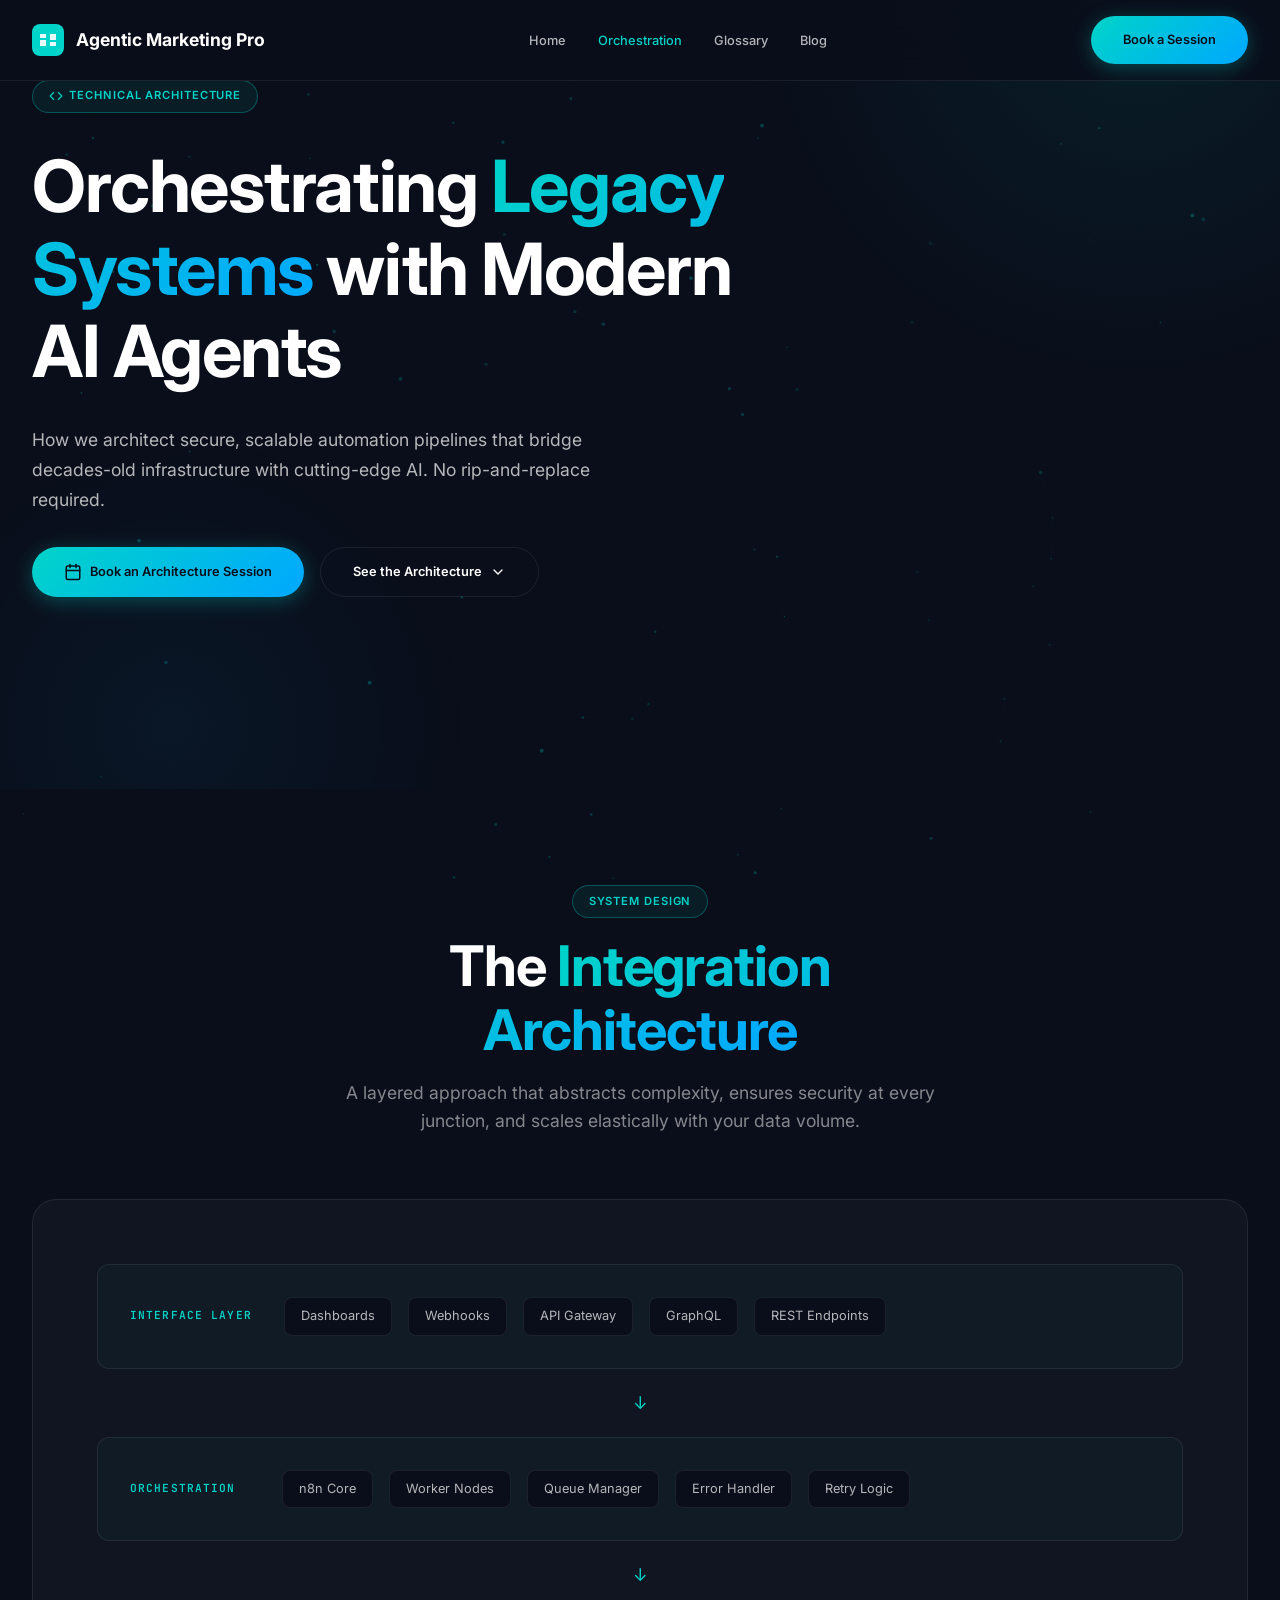
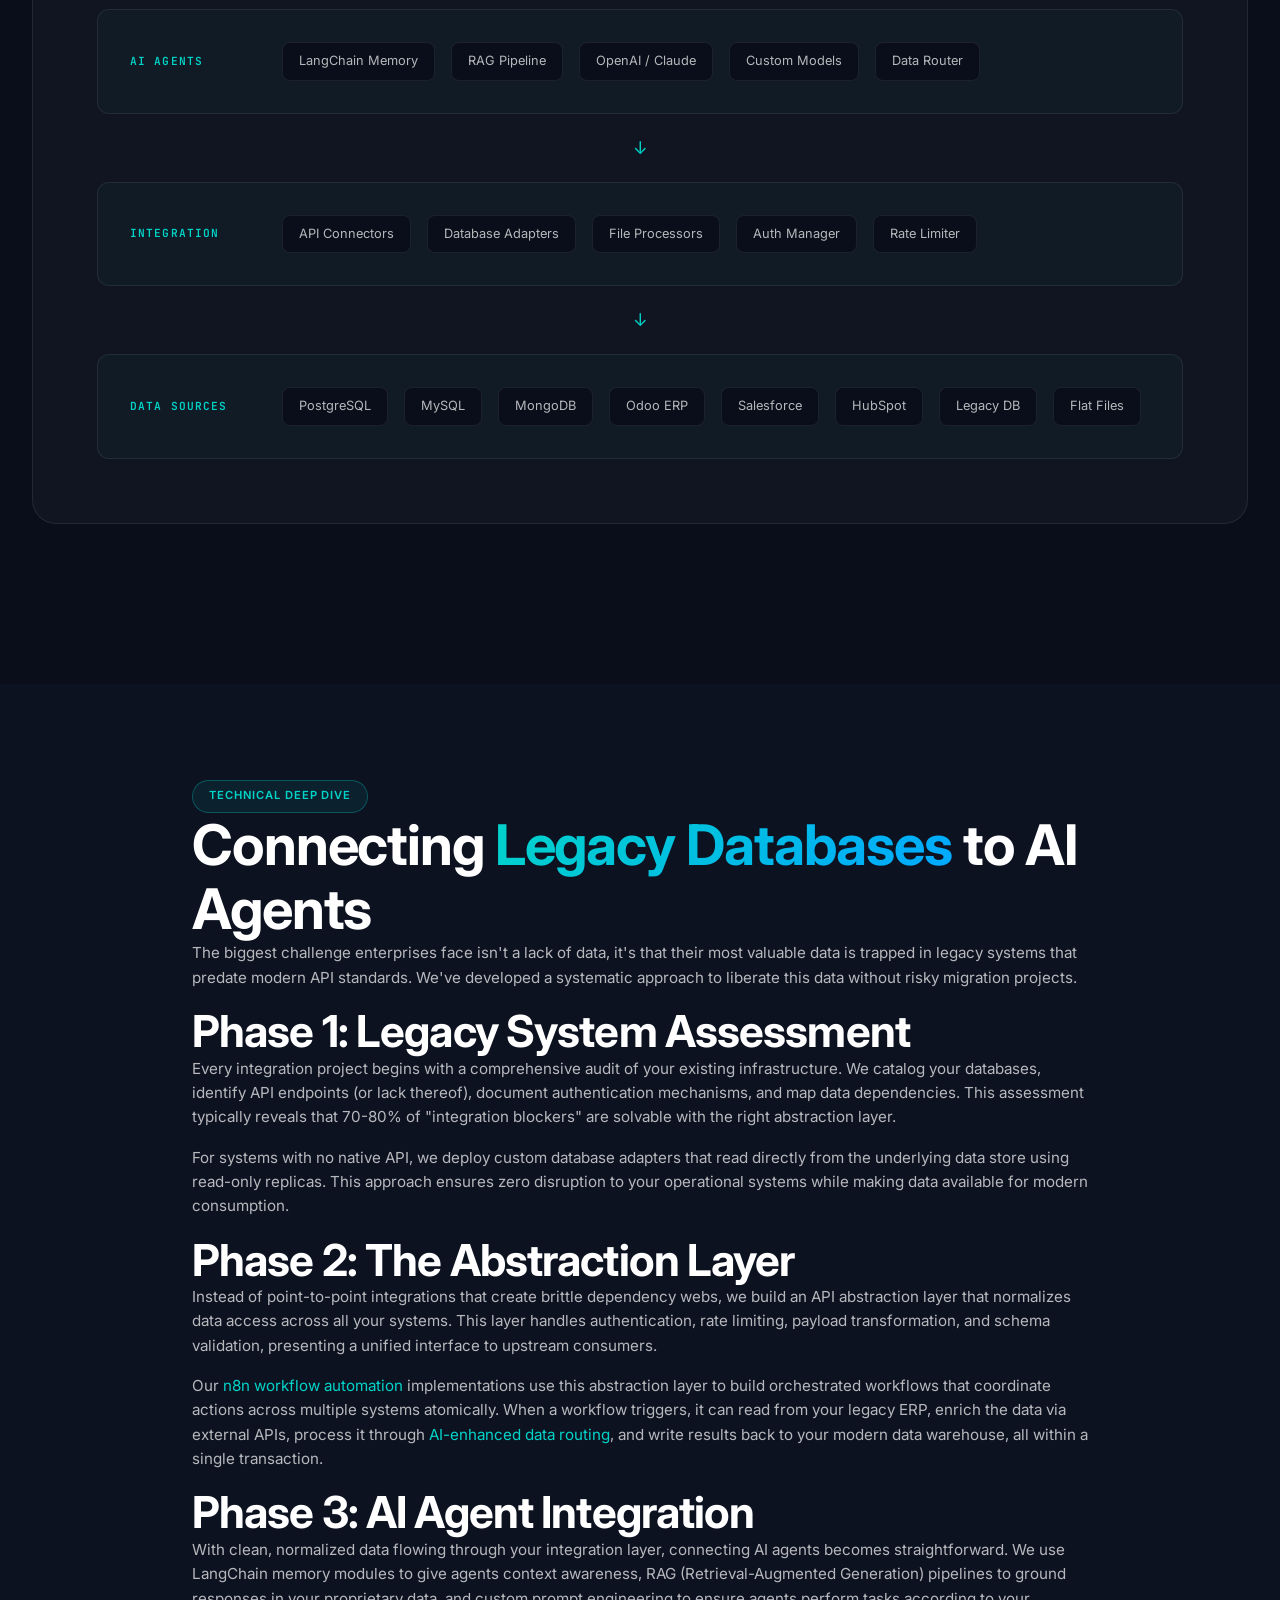
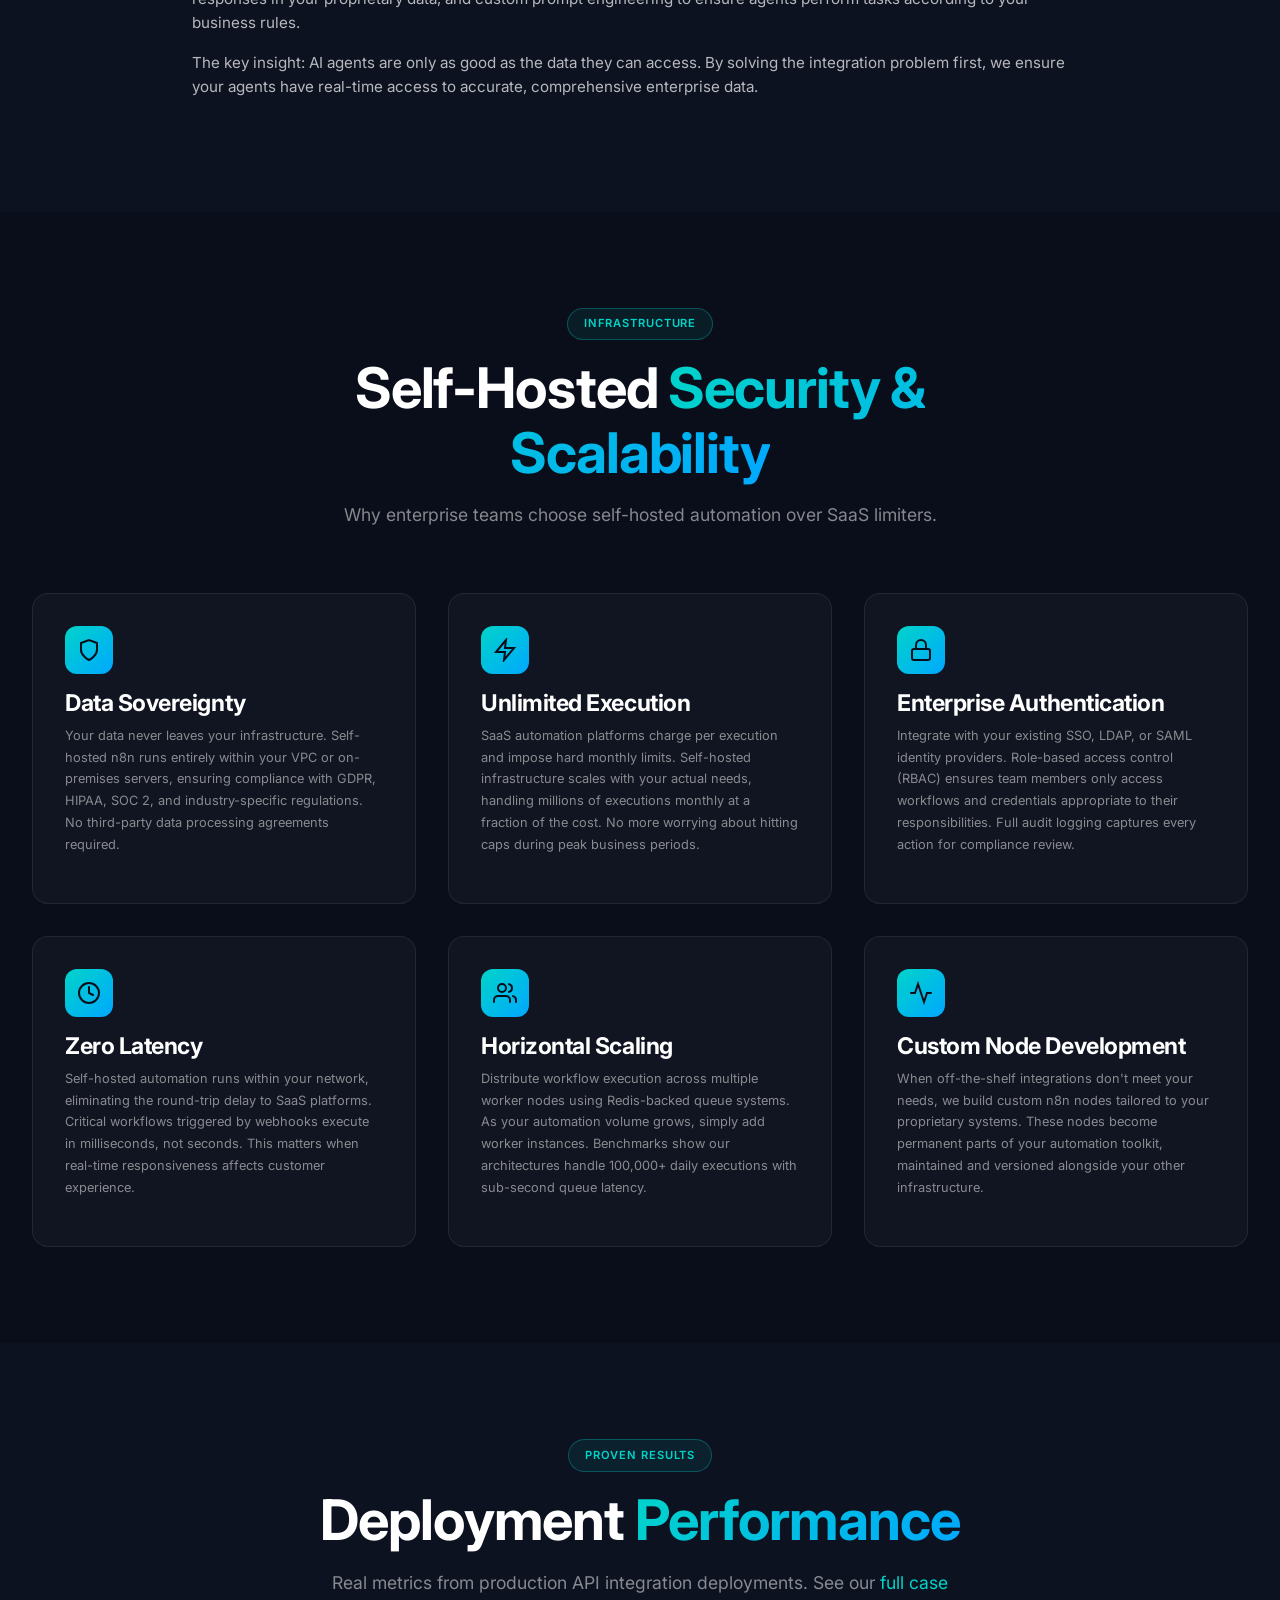
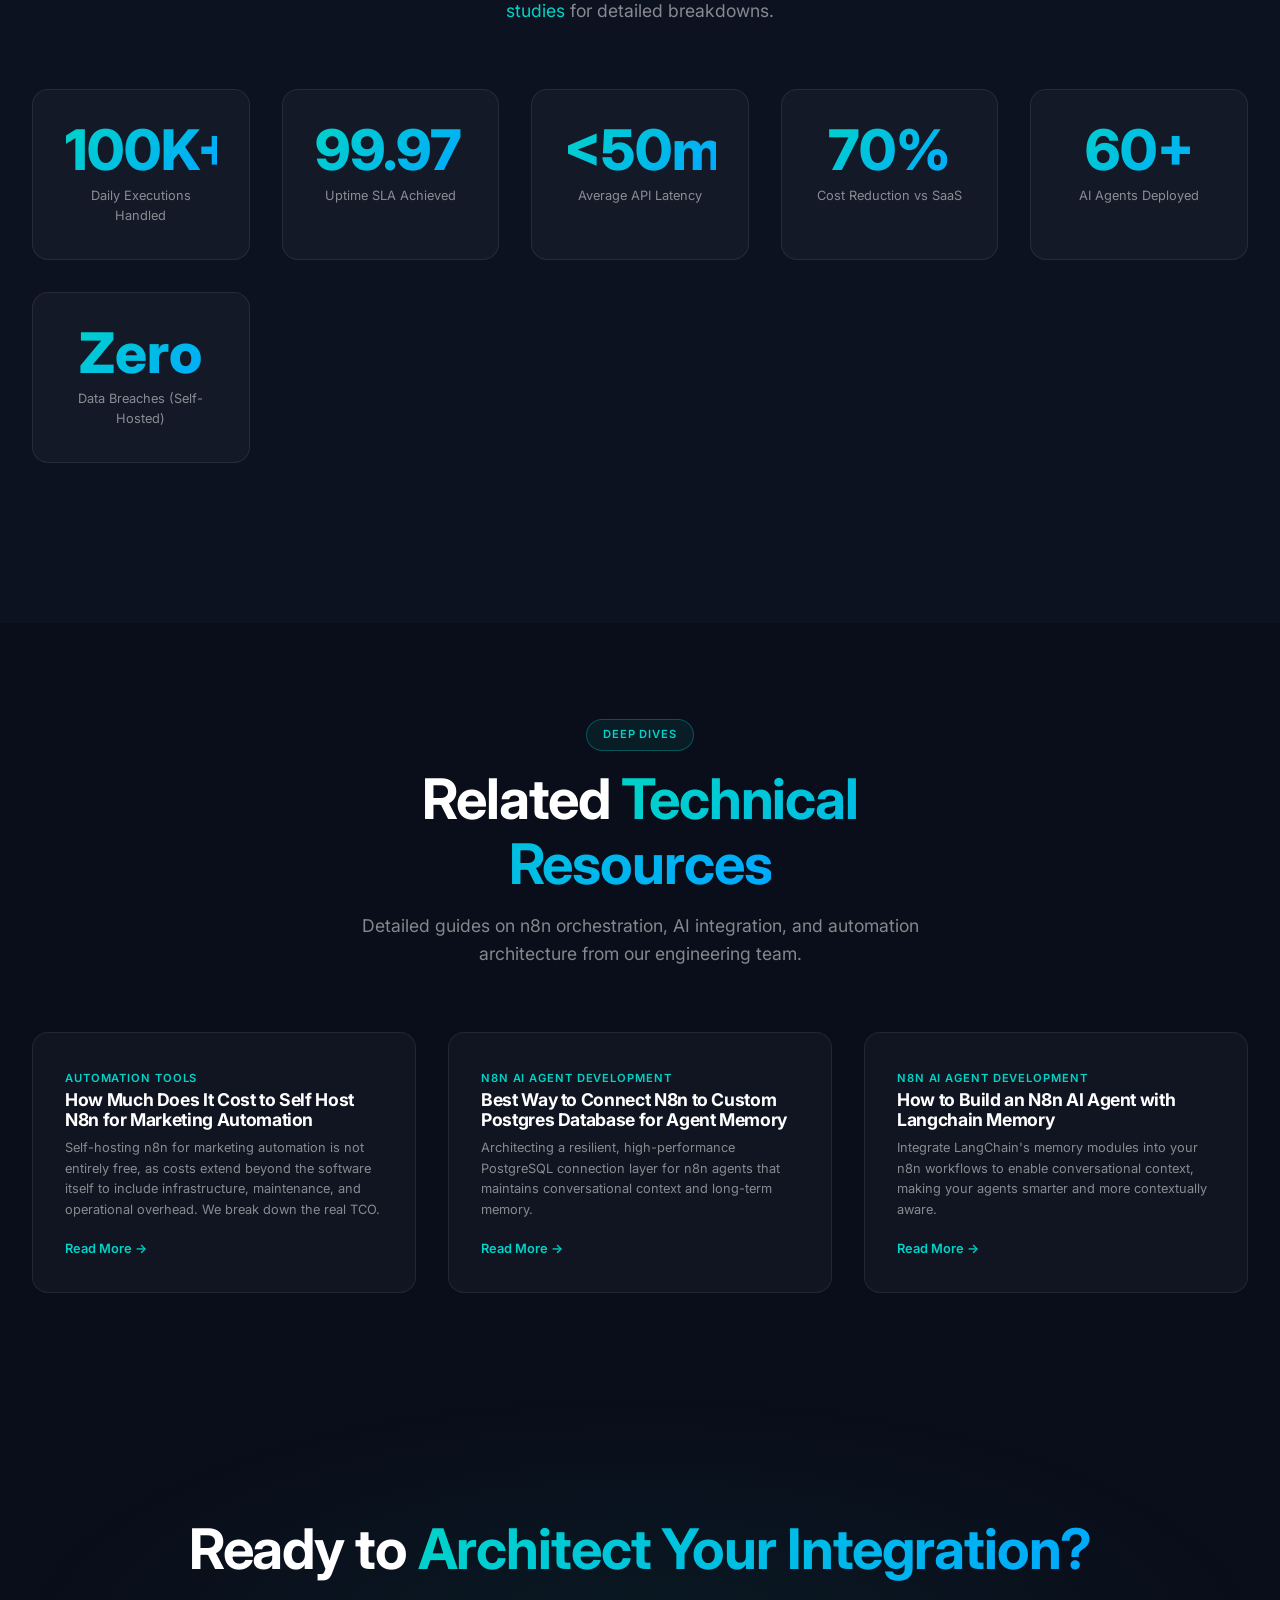
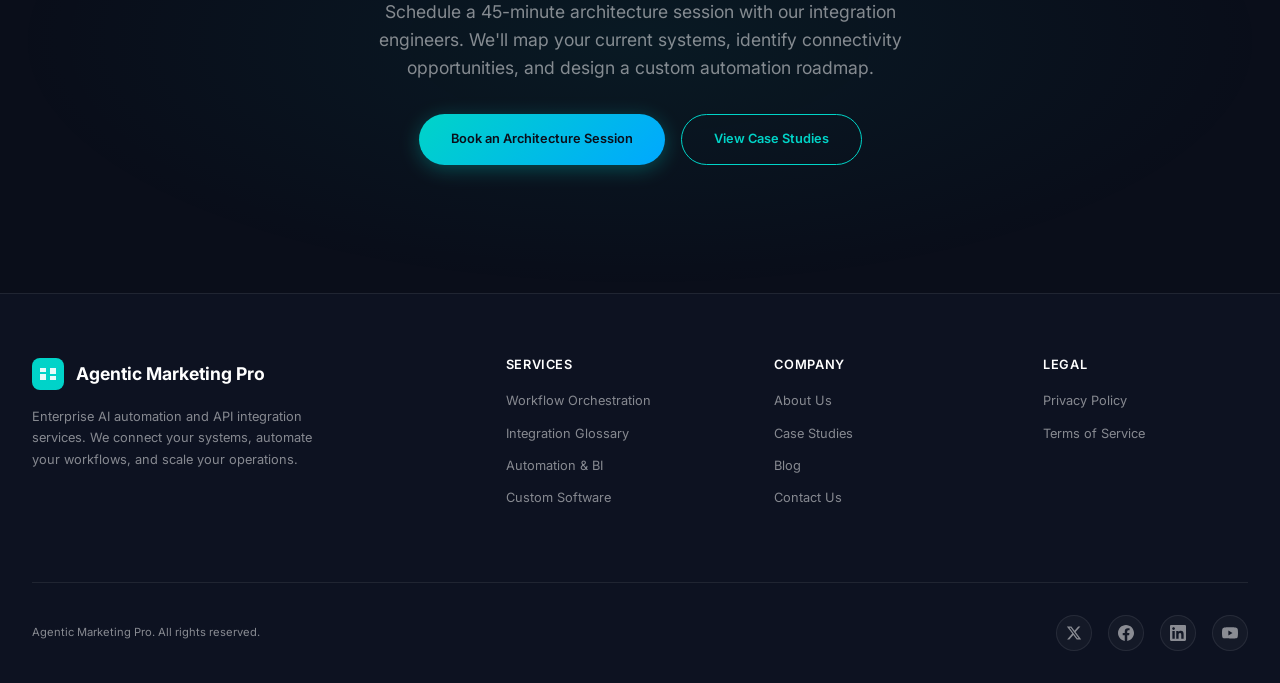
<file: orchestration.html>
<!DOCTYPE html>
<html lang="en">
<head>
  <meta charset="UTF-8">
  <meta name="viewport" content="width=device-width, initial-scale=1.0">
  <title>Workflow Orchestration & System Architecture | Agentic Marketing Pro</title>
  <meta name="description" content="Technical deep dive into connecting legacy databases to modern AI agents. Learn about n8n orchestration architecture, self-hosted automation security, and scalable data pipeline design.">
  <meta name="keywords" content="workflow orchestration, n8n architecture, legacy database integration, AI agent connectivity, self-hosted automation, data pipeline scalability">
  <meta name="author" content="Agentic Marketing Pro">
  <meta name="robots" content="index, follow">

  <!-- Open Graph -->
  <meta property="og:title" content="Workflow Orchestration & System Architecture | Agentic Marketing Pro">
  <meta property="og:description" content="Technical architecture for connecting legacy systems to modern AI agents with enterprise-grade security and scalability.">
  <meta property="og:type" content="article">
  <meta property="og:url" content="https://shafinrng.github.io/amp-hub-api-integrations/orchestration.html">
  <meta property="og:site_name" content="Agentic Marketing Pro - API Integration Hub">

  <!-- Twitter Card -->
  <meta name="twitter:card" content="summary_large_image">
  <meta name="twitter:title" content="Workflow Orchestration & System Architecture">
  <meta name="twitter:description" content="How we architect secure, scalable automation systems for enterprise connectivity.">

  <!-- Canonical -->
  <link rel="canonical" href="https://shafinrng.github.io/amp-hub-api-integrations/orchestration.html">

  <!-- Favicon -->
  <link rel="icon" type="image/svg+xml" href="data:image/svg+xml,<svg xmlns='http://www.w3.org/2000/svg' viewBox='0 0 100 100'><text y='.9em' font-size='90'>⚡</text></svg>">

  <!-- Fonts -->
  <link rel="preconnect" href="https://fonts.googleapis.com">
  <link rel="preconnect" href="https://fonts.gstatic.com" crossorigin>
  <link href="https://fonts.googleapis.com/css2?family=Inter:wght@400;500;600;700;800&family=JetBrains+Mono:wght@400;500&display=swap" rel="stylesheet">

  <!-- Styles -->
  <link rel="stylesheet" href="./style.css">

  <!-- Structured Data -->
  <script type="application/ld+json">
  {
    "@context": "https://schema.org",
    "@type": "TechArticle",
    "headline": "Workflow Orchestration & System Architecture for Enterprise API Integrations",
    "description": "Technical deep dive into connecting legacy databases to modern AI agents using n8n orchestration and self-hosted automation infrastructure.",
    "url": "https://shafinrng.github.io/amp-hub-api-integrations/orchestration.html",
    "author": {
      "@type": "Organization",
      "name": "Agentic Marketing Pro",
      "url": "https://agenticmarketingpro.com/"
    },
    "publisher": {
      "@type": "Organization",
      "name": "Agentic Marketing Pro"
    },
    "about": {
      "@type": "Thing",
      "name": "API Integration Architecture"
    }
  }
  </script>
</head>
<body>
  <!-- Particle Background -->
  <canvas id="particles-canvas"></canvas>

  <!-- Navigation -->
  <nav class="navbar" role="navigation" aria-label="Main navigation">
    <div class="container">
      <a href="./index.html" class="nav-brand" aria-label="Agentic Marketing Pro Home">
        <svg viewBox="0 0 32 32" fill="none" xmlns="http://www.w3.org/2000/svg" aria-hidden="true">
          <rect width="32" height="32" rx="8" fill="url(#brand-gradient)"/>
          <path d="M8 16h6v6H8zM18 10h6v6h-6zM8 10h6v4H8zM18 18h6v4h-6z" fill="white" opacity="0.9"/>
          <defs>
            <linearGradient id="brand-gradient" x1="0" y1="0" x2="32" y2="32">
              <stop offset="0%" stop-color="#00d4c8"/>
              <stop offset="100%" stop-color="#00a8ff"/>
            </linearGradient>
          </defs>
        </svg>
        <span>Agentic Marketing Pro</span>
      </a>

      <ul class="nav-links" role="menubar">
        <li role="none"><a href="./index.html" role="menuitem">Home</a></li>
        <li role="none"><a href="./orchestration.html" role="menuitem" class="active">Orchestration</a></li>
        <li role="none"><a href="./glossary.html" role="menuitem">Glossary</a></li>
        <li role="none"><a href="https://agenticmarketingpro.com/blog/" role="menuitem" target="_blank" rel="noopener">Blog</a></li>
      </ul>

      <div class="nav-cta">
        <a href="https://agenticmarketingpro.com/book-appointment/" class="btn btn-primary" target="_blank" rel="noopener">Book a Session</a>
      </div>

      <button class="nav-menu-toggle" aria-label="Toggle navigation menu" aria-expanded="false">
        <svg width="24" height="24" viewBox="0 0 24 24" fill="none" stroke="currentColor" stroke-width="2" stroke-linecap="round">
          <line x1="3" y1="6" x2="21" y2="6"/>
          <line x1="3" y1="12" x2="21" y2="12"/>
          <line x1="3" y1="18" x2="21" y2="18"/>
        </svg>
      </button>
    </div>
  </nav>

  <!-- Hero Section -->
  <section class="hero section-lg" style="min-height: 70vh;" aria-label="Hero">
    <div class="hero-bg" aria-hidden="true"></div>
    <div class="container">
      <div class="hero-content">
        <div class="hero-badge">
          <span class="badge">
            <svg width="14" height="14" viewBox="0 0 24 24" fill="none" stroke="currentColor" stroke-width="2" stroke-linecap="round">
              <polyline points="16 18 22 12 16 6"/>
              <polyline points="8 6 2 12 8 18"/>
            </svg>
            Technical Architecture
          </span>
        </div>
        <h1>
          Orchestrating <span class="text-gradient">Legacy Systems</span>
          with Modern AI Agents
        </h1>
        <p class="hero-description">
          How we architect secure, scalable automation pipelines that bridge decades-old infrastructure
          with cutting-edge AI. No rip-and-replace required.
        </p>
        <div class="hero-cta">
          <a href="https://agenticmarketingpro.com/book-appointment/" class="btn btn-primary" target="_blank" rel="noopener">
            <svg width="18" height="18" viewBox="0 0 24 24" fill="none" stroke="currentColor" stroke-width="2" stroke-linecap="round">
              <rect x="3" y="4" width="18" height="18" rx="2" ry="2"/>
              <line x1="16" y1="2" x2="16" y2="6"/>
              <line x1="8" y1="2" x2="8" y2="6"/>
              <line x1="3" y1="10" x2="21" y2="10"/>
            </svg>
            Book an Architecture Session
          </a>
          <a href="#architecture" class="btn btn-secondary">
            See the Architecture
            <svg width="16" height="16" viewBox="0 0 24 24" fill="none" stroke="currentColor" stroke-width="2" stroke-linecap="round">
              <polyline points="6 9 12 15 18 9"/>
            </svg>
          </a>
        </div>
      </div>
    </div>
  </section>

  <!-- Architecture Overview -->
  <section class="section" id="architecture" aria-label="Architecture Overview">
    <div class="container">
      <div class="section-header reveal">
        <span class="badge">System Design</span>
        <h2>The <span class="text-gradient">Integration Architecture</span></h2>
        <p>A layered approach that abstracts complexity, ensures security at every junction, and scales elastically with your data volume.</p>
      </div>

      <div class="architecture-diagram reveal">
        <div class="arch-layers">
          <!-- Presentation Layer -->
          <div class="arch-layer">
            <span class="arch-layer-label">Interface Layer</span>
            <div class="arch-layer-content">
              <span class="arch-item">Dashboards</span>
              <span class="arch-item">Webhooks</span>
              <span class="arch-item">API Gateway</span>
              <span class="arch-item">GraphQL</span>
              <span class="arch-item">REST Endpoints</span>
            </div>
          </div>
          <div class="arch-connector">&#x2193;</div>

          <!-- Orchestration Layer -->
          <div class="arch-layer">
            <span class="arch-layer-label">Orchestration</span>
            <div class="arch-layer-content">
              <span class="arch-item">n8n Core</span>
              <span class="arch-item">Worker Nodes</span>
              <span class="arch-item">Queue Manager</span>
              <span class="arch-item">Error Handler</span>
              <span class="arch-item">Retry Logic</span>
            </div>
          </div>
          <div class="arch-connector">&#x2193;</div>

          <!-- AI Agent Layer -->
          <div class="arch-layer">
            <span class="arch-layer-label">AI Agents</span>
            <div class="arch-layer-content">
              <span class="arch-item">LangChain Memory</span>
              <span class="arch-item">RAG Pipeline</span>
              <span class="arch-item">OpenAI / Claude</span>
              <span class="arch-item">Custom Models</span>
              <span class="arch-item">Data Router</span>
            </div>
          </div>
          <div class="arch-connector">&#x2193;</div>

          <!-- Integration Layer -->
          <div class="arch-layer">
            <span class="arch-layer-label">Integration</span>
            <div class="arch-layer-content">
              <span class="arch-item">API Connectors</span>
              <span class="arch-item">Database Adapters</span>
              <span class="arch-item">File Processors</span>
              <span class="arch-item">Auth Manager</span>
              <span class="arch-item">Rate Limiter</span>
            </div>
          </div>
          <div class="arch-connector">&#x2193;</div>

          <!-- Data Layer -->
          <div class="arch-layer">
            <span class="arch-layer-label">Data Sources</span>
            <div class="arch-layer-content">
              <span class="arch-item">PostgreSQL</span>
              <span class="arch-item">MySQL</span>
              <span class="arch-item">MongoDB</span>
              <span class="arch-item">Odoo ERP</span>
              <span class="arch-item">Salesforce</span>
              <span class="arch-item">HubSpot</span>
              <span class="arch-item">Legacy DB</span>
              <span class="arch-item">Flat Files</span>
            </div>
          </div>
        </div>
      </div>
    </div>
  </section>

  <!-- Technical Content -->
  <section class="section bg-dark-alt" aria-label="Technical Deep Dive">
    <div class="container container-narrow">
      <article>
        <header class="reveal">
          <span class="badge">Technical Deep Dive</span>
          <h2>Connecting <span class="text-gradient">Legacy Databases</span> to AI Agents</h2>
        </header>

        <div class="reveal">
          <p>The biggest challenge enterprises face isn't a lack of data, it's that their most valuable data is trapped in legacy systems that predate modern API standards. We've developed a systematic approach to liberate this data without risky migration projects.</p>

          <h3>Phase 1: Legacy System Assessment</h3>
          <p>Every integration project begins with a comprehensive audit of your existing infrastructure. We catalog your databases, identify API endpoints (or lack thereof), document authentication mechanisms, and map data dependencies. This assessment typically reveals that 70-80% of "integration blockers" are solvable with the right abstraction layer.</p>

          <p>For systems with no native API, we deploy custom database adapters that read directly from the underlying data store using read-only replicas. This approach ensures zero disruption to your operational systems while making data available for modern consumption.</p>

          <h3>Phase 2: The Abstraction Layer</h3>
          <p>Instead of point-to-point integrations that create brittle dependency webs, we build an API abstraction layer that normalizes data access across all your systems. This layer handles authentication, rate limiting, payload transformation, and schema validation, presenting a unified interface to upstream consumers.</p>

          <p>Our <a href="https://agenticmarketingpro.com/blog/n8n-workflow-automation/" target="_blank" rel="noopener">n8n workflow automation</a> implementations use this abstraction layer to build orchestrated workflows that coordinate actions across multiple systems atomically. When a workflow triggers, it can read from your legacy ERP, enrich the data via external APIs, process it through <a href="https://agenticmarketingpro.com/blog/ai-api-integration/" target="_blank" rel="noopener">AI-enhanced data routing</a>, and write results back to your modern data warehouse, all within a single transaction.</p>

          <h3>Phase 3: AI Agent Integration</h3>
          <p>With clean, normalized data flowing through your integration layer, connecting AI agents becomes straightforward. We use LangChain memory modules to give agents context awareness, RAG (Retrieval-Augmented Generation) pipelines to ground responses in your proprietary data, and custom prompt engineering to ensure agents perform tasks according to your business rules.</p>

          <p>The key insight: AI agents are only as good as the data they can access. By solving the integration problem first, we ensure your agents have real-time access to accurate, comprehensive enterprise data.</p>
        </div>
      </article>
    </div>
  </section>

  <!-- Security & Scalability -->
  <section class="section" aria-label="Security and Scalability">
    <div class="container">
      <div class="section-header reveal">
        <span class="badge">Infrastructure</span>
        <h2>Self-Hosted <span class="text-gradient">Security & Scalability</span></h2>
        <p>Why enterprise teams choose self-hosted automation over SaaS limiters.</p>
      </div>

      <div class="features-grid">
        <article class="card feature-card reveal reveal-delay-1">
          <div class="card-icon">
            <svg viewBox="0 0 24 24" fill="none" stroke="currentColor" stroke-width="2" stroke-linecap="round">
              <path d="M12 22s8-4 8-10V5l-8-3-8 3v7c0 6 8 10 8 10z"/>
            </svg>
          </div>
          <h3>Data Sovereignty</h3>
          <p>Your data never leaves your infrastructure. Self-hosted n8n runs entirely within your VPC or on-premises servers, ensuring compliance with GDPR, HIPAA, SOC 2, and industry-specific regulations. No third-party data processing agreements required.</p>
        </article>

        <article class="card feature-card reveal reveal-delay-2">
          <div class="card-icon">
            <svg viewBox="0 0 24 24" fill="none" stroke="currentColor" stroke-width="2" stroke-linecap="round">
              <path d="M13 2L3 14h9l-1 8 10-12h-9l1-8z"/>
            </svg>
          </div>
          <h3>Unlimited Execution</h3>
          <p>SaaS automation platforms charge per execution and impose hard monthly limits. Self-hosted infrastructure scales with your actual needs, handling millions of executions monthly at a fraction of the cost. No more worrying about hitting caps during peak business periods.</p>
        </article>

        <article class="card feature-card reveal reveal-delay-3">
          <div class="card-icon">
            <svg viewBox="0 0 24 24" fill="none" stroke="currentColor" stroke-width="2" stroke-linecap="round">
              <rect x="3" y="11" width="18" height="11" rx="2" ry="2"/>
              <path d="M7 11V7a5 5 0 0110 0v4"/>
            </svg>
          </div>
          <h3>Enterprise Authentication</h3>
          <p>Integrate with your existing SSO, LDAP, or SAML identity providers. Role-based access control (RBAC) ensures team members only access workflows and credentials appropriate to their responsibilities. Full audit logging captures every action for compliance review.</p>
        </article>

        <article class="card feature-card reveal reveal-delay-1">
          <div class="card-icon">
            <svg viewBox="0 0 24 24" fill="none" stroke="currentColor" stroke-width="2" stroke-linecap="round">
              <circle cx="12" cy="12" r="10"/>
              <polyline points="12 6 12 12 16 14"/>
            </svg>
          </div>
          <h3>Zero Latency</h3>
          <p>Self-hosted automation runs within your network, eliminating the round-trip delay to SaaS platforms. Critical workflows triggered by webhooks execute in milliseconds, not seconds. This matters when real-time responsiveness affects customer experience.</p>
        </article>

        <article class="card feature-card reveal reveal-delay-2">
          <div class="card-icon">
            <svg viewBox="0 0 24 24" fill="none" stroke="currentColor" stroke-width="2" stroke-linecap="round">
              <path d="M17 21v-2a4 4 0 00-4-4H5a4 4 0 00-4 4v2"/>
              <circle cx="9" cy="7" r="4"/>
              <path d="M23 21v-2a4 4 0 00-3-3.87"/>
              <path d="M16 3.13a4 4 0 010 7.75"/>
            </svg>
          </div>
          <h3>Horizontal Scaling</h3>
          <p>Distribute workflow execution across multiple worker nodes using Redis-backed queue systems. As your automation volume grows, simply add worker instances. Benchmarks show our architectures handle 100,000+ daily executions with sub-second queue latency.</p>
        </article>

        <article class="card feature-card reveal reveal-delay-3">
          <div class="card-icon">
            <svg viewBox="0 0 24 24" fill="none" stroke="currentColor" stroke-width="2" stroke-linecap="round">
              <polyline points="22 12 18 12 15 21 9 3 6 12 2 12"/>
            </svg>
          </div>
          <h3>Custom Node Development</h3>
          <p>When off-the-shelf integrations don't meet your needs, we build custom n8n nodes tailored to your proprietary systems. These nodes become permanent parts of your automation toolkit, maintained and versioned alongside your other infrastructure.</p>
        </article>
      </div>
    </div>
  </section>

  <!-- Performance Metrics -->
  <section class="section bg-dark-alt" aria-label="Performance Metrics">
    <div class="container">
      <div class="section-header reveal">
        <span class="badge">Proven Results</span>
        <h2>Deployment <span class="text-gradient">Performance</span></h2>
        <p>Real metrics from production API integration deployments. See our <a href="https://agenticmarketingpro.com/case-studies/" target="_blank" rel="noopener">full case studies</a> for detailed breakdowns.</p>
      </div>

      <div class="stats-grid">
        <div class="stat-card reveal reveal-delay-1">
          <div class="stat-card-number">100K+</div>
          <div class="stat-card-label">Daily Executions Handled</div>
        </div>
        <div class="stat-card reveal reveal-delay-2">
          <div class="stat-card-number">99.97%</div>
          <div class="stat-card-label">Uptime SLA Achieved</div>
        </div>
        <div class="stat-card reveal reveal-delay-3">
          <div class="stat-card-number">&lt;50ms</div>
          <div class="stat-card-label">Average API Latency</div>
        </div>
        <div class="stat-card reveal reveal-delay-4">
          <div class="stat-card-number">70%</div>
          <div class="stat-card-label">Cost Reduction vs SaaS</div>
        </div>
        <div class="stat-card reveal reveal-delay-1">
          <div class="stat-card-number">60+</div>
          <div class="stat-card-label">AI Agents Deployed</div>
        </div>
        <div class="stat-card reveal reveal-delay-2">
          <div class="stat-card-number">Zero</div>
          <div class="stat-card-label">Data Breaches (Self-Hosted)</div>
        </div>
      </div>
    </div>
  </section>

  <!-- Blog Resources Section -->
  <section class="section" aria-label="Technical Resources">
    <div class="container">
      <div class="section-header reveal">
        <span class="badge">Deep Dives</span>
        <h2>Related <span class="text-gradient">Technical Resources</span></h2>
        <p>Detailed guides on n8n orchestration, AI integration, and automation architecture from our engineering team.</p>
      </div>
      <div class="blog-links">
        <article class="blog-link-card reveal reveal-delay-1">
          <span class="category">Automation Tools</span>
          <h4>How Much Does It Cost to Self Host N8n for Marketing Automation</h4>
          <p>Self-hosting n8n for marketing automation is not entirely free, as costs extend beyond the software itself to include infrastructure, maintenance, and operational overhead. We break down the real TCO.</p>
          <a href="https://agenticmarketingpro.com/n8n-self-hosting-costs/" class="read-more" target="_blank" rel="noopener">Read More &rarr;</a>
        </article>
        <article class="blog-link-card reveal reveal-delay-2">
          <span class="category">n8n AI Agent Development</span>
          <h4>Best Way to Connect N8n to Custom Postgres Database for Agent Memory</h4>
          <p>Architecting a resilient, high-performance PostgreSQL connection layer for n8n agents that maintains conversational context and long-term memory.</p>
          <a href="https://agenticmarketingpro.com/n8n-postgresql-memory/" class="read-more" target="_blank" rel="noopener">Read More &rarr;</a>
        </article>
        <article class="blog-link-card reveal reveal-delay-3">
          <span class="category">n8n AI Agent Development</span>
          <h4>How to Build an N8n AI Agent with Langchain Memory</h4>
          <p>Integrate LangChain's memory modules into your n8n workflows to enable conversational context, making your agents smarter and more contextually aware.</p>
          <a href="https://agenticmarketingpro.com/n8n-langchain-memory/" class="read-more" target="_blank" rel="noopener">Read More &rarr;</a>
        </article>
      </div>
    </div>
  </section>

  <!-- CTA Section -->
  <section class="cta-section" aria-label="Call to Action">
    <div class="container">
      <div class="reveal">
        <h2>Ready to <span class="text-gradient">Architect Your Integration?</span></h2>
        <p>Schedule a 45-minute architecture session with our integration engineers. We'll map your current systems, identify connectivity opportunities, and design a custom automation roadmap.</p>
        <div class="cta-buttons">
          <a href="https://agenticmarketingpro.com/book-appointment/" class="btn btn-primary" target="_blank" rel="noopener">
            Book an Architecture Session
          </a>
          <a href="https://agenticmarketingpro.com/case-studies/" class="btn btn-outline-accent" target="_blank" rel="noopener">
            View Case Studies
          </a>
        </div>
      </div>
    </div>
  </section>

  <!-- Footer -->
  <footer class="footer" role="contentinfo">
    <div class="container">
      <div class="footer-grid">
        <div class="footer-brand">
          <a href="./index.html" class="nav-brand">
            <svg viewBox="0 0 32 32" fill="none" xmlns="http://www.w3.org/2000/svg" aria-hidden="true">
              <rect width="32" height="32" rx="8" fill="url(#foot-gradient)"/>
              <path d="M8 16h6v6H8zM18 10h6v6h-6zM8 10h6v4H8zM18 18h6v4h-6z" fill="white" opacity="0.9"/>
              <defs>
                <linearGradient id="foot-gradient" x1="0" y1="0" x2="32" y2="32">
                  <stop offset="0%" stop-color="#00d4c8"/>
                  <stop offset="100%" stop-color="#00a8ff"/>
                </linearGradient>
              </defs>
            </svg>
            <span>Agentic Marketing Pro</span>
          </a>
          <p>Enterprise AI automation and API integration services. We connect your systems, automate your workflows, and scale your operations.</p>
        </div>
        <div class="footer-column">
          <h4>Services</h4>
          <ul>
            <li><a href="./orchestration.html">Workflow Orchestration</a></li>
            <li><a href="./glossary.html">Integration Glossary</a></li>
            <li><a href="https://agenticmarketingpro.com/automation-business-intelligence/" target="_blank" rel="noopener">Automation & BI</a></li>
            <li><a href="https://agenticmarketingpro.com/custom-software-digital-infrastructure/" target="_blank" rel="noopener">Custom Software</a></li>
          </ul>
        </div>
        <div class="footer-column">
          <h4>Company</h4>
          <ul>
            <li><a href="https://agenticmarketingpro.com/about-us/" target="_blank" rel="noopener">About Us</a></li>
            <li><a href="https://agenticmarketingpro.com/case-studies/" target="_blank" rel="noopener">Case Studies</a></li>
            <li><a href="https://agenticmarketingpro.com/blog/" target="_blank" rel="noopener">Blog</a></li>
            <li><a href="https://agenticmarketingpro.com/contact-us/" target="_blank" rel="noopener">Contact Us</a></li>
          </ul>
        </div>
        <div class="footer-column">
          <h4>Legal</h4>
          <ul>
            <li><a href="https://agenticmarketingpro.com/privacy-policy/" target="_blank" rel="noopener">Privacy Policy</a></li>
            <li><a href="https://agenticmarketingpro.com/terms-of-service/" target="_blank" rel="noopener">Terms of Service</a></li>
          </ul>
        </div>
      </div>
      <div class="footer-bottom">
        <p>Agentic Marketing Pro. All rights reserved.</p>
        <div class="footer-social">
          <a href="https://x.com/agenticmpro" target="_blank" rel="noopener" aria-label="X (Twitter)">
            <svg viewBox="0 0 24 24" fill="currentColor">
              <path d="M18.244 2.25h3.308l-7.227 8.26 8.502 11.24H16.17l-5.214-6.817L4.99 21.75H1.68l7.73-8.835L1.254 2.25H8.08l4.713 6.231zm-1.161 17.52h1.833L7.084 4.126H5.117z"/>
            </svg>
          </a>
          <a href="https://www.facebook.com/agenticmarketingpro" target="_blank" rel="noopener" aria-label="Facebook">
            <svg viewBox="0 0 24 24" fill="currentColor">
              <path d="M24 12.073c0-6.627-5.373-12-12-12s-12 5.373-12 12c0 5.99 4.388 10.954 10.125 11.854v-8.385H7.078v-3.47h3.047V9.43c0-3.007 1.792-4.669 4.533-4.669 1.312 0 2.686.235 2.686.235v2.953H15.83c-1.491 0-1.956.925-1.956 1.874v2.25h3.328l-.532 3.47h-2.796v8.385C19.612 23.027 24 18.062 24 12.073z"/>
            </svg>
          </a>
          <a href="https://www.linkedin.com/company/agentic-marketing-pro/" target="_blank" rel="noopener" aria-label="LinkedIn">
            <svg viewBox="0 0 24 24" fill="currentColor">
              <path d="M20.447 20.452h-3.554v-5.569c0-1.328-.027-3.037-1.852-3.037-1.853 0-2.136 1.445-2.136 2.939v5.667H9.351V9h3.414v1.561h.046c.477-.9 1.637-1.85 3.37-1.85 3.601 0 4.267 2.37 4.267 5.455v6.286zM5.337 7.433c-1.144 0-2.063-.926-2.063-2.065 0-1.138.92-2.063 2.063-2.063 1.14 0 2.064.925 2.064 2.063 0 1.139-.925 2.065-2.064 2.065zm1.782 13.019H3.555V9h3.564v11.452zM22.225 0H1.771C.792 0 0 .774 0 1.729v20.542C0 23.227.792 24 1.771 24h20.451C23.2 24 24 23.227 24 22.271V1.729C24 .774 23.2 0 22.222 0h.003z"/>
            </svg>
          </a>
          <a href="https://www.youtube.com/@AgenticMarketingPro" target="_blank" rel="noopener" aria-label="YouTube">
            <svg viewBox="0 0 24 24" fill="currentColor">
              <path d="M23.498 6.186a3.016 3.016 0 00-2.122-2.136C19.505 3.545 12 3.545 12 3.545s-7.505 0-9.377.505A3.017 3.017 0 00.502 6.186C0 8.07 0 12 0 12s0 3.93.502 5.814a3.016 3.016 0 002.122 2.136c1.871.505 9.376.505 9.376.505s7.505 0 9.377-.505a3.015 3.015 0 002.122-2.136C24 15.93 24 12 24 12s0-3.93-.502-5.814zM9.545 15.568V8.432L15.818 12l-6.273 3.568z"/>
            </svg>
          </a>
        </div>
      </div>
    </div>
  </footer>

  <script src="./script.js"></script>
</body>
</html>
</file>
<file: style.css>
/* ============================================
   AGENTIC MARKETING PRO - API INTEGRATIONS HUB
   Microsite Stylesheet
   Base URL: https://shafinrng.github.io/amp-hub-api-integrations/
   ============================================ */

/* --- CSS Custom Properties --- */
:root {
  /* Core Colors - Deep professional blues & vibrant cyan accents */
  --color-bg-primary: #0a0e1a;
  --color-bg-secondary: #0d1221;
  --color-bg-card: rgba(255, 255, 255, 0.03);
  --color-bg-card-hover: rgba(255, 255, 255, 0.06);
  --color-bg-light: #f0f4f8;
  --color-bg-white: #ffffff;

  --color-accent-primary: #00d4c8;
  --color-accent-secondary: #00a8ff;
  --color-accent-gradient: linear-gradient(135deg, #00d4c8 0%, #00a8ff 100%);
  --color-accent-glow: rgba(0, 212, 200, 0.3);

  --color-text-primary: #ffffff;
  --color-text-secondary: rgba(255, 255, 255, 0.7);
  --color-text-muted: rgba(255, 255, 255, 0.5);
  --color-text-dark: #0a0e1a;
  --color-text-dark-secondary: #3a4a5c;

  --color-border: rgba(255, 255, 255, 0.08);
  --color-border-accent: rgba(0, 212, 200, 0.3);

  /* Typography */
  --font-primary: 'Inter', -apple-system, BlinkMacSystemFont, 'Segoe UI', sans-serif;
  --font-mono: 'JetBrains Mono', 'Fira Code', monospace;

  --text-xs: clamp(0.7rem, 0.8vw, 0.8rem);
  --text-sm: clamp(0.8rem, 0.9vw, 0.9rem);
  --text-base: clamp(0.95rem, 1vw, 1.05rem);
  --text-lg: clamp(1.1rem, 1.2vw, 1.25rem);
  --text-xl: clamp(1.3rem, 1.8vw, 1.5rem);
  --text-2xl: clamp(1.6rem, 2.5vw, 2rem);
  --text-3xl: clamp(2rem, 3.5vw, 2.75rem);
  --text-4xl: clamp(2.4rem, 5vw, 3.5rem);
  --text-5xl: clamp(3rem, 7vw, 4.5rem);

  --weight-normal: 400;
  --weight-medium: 500;
  --weight-semibold: 600;
  --weight-bold: 700;
  --weight-extrabold: 800;

  /* Spacing */
  --space-xs: 0.5rem;
  --space-sm: 1rem;
  --space-md: 2rem;
  --space-lg: 4rem;
  --space-xl: 6rem;
  --space-2xl: 8rem;

  /* Layout */
  --container-max: 1280px;
  --container-narrow: 960px;
  --radius-sm: 8px;
  --radius-md: 12px;
  --radius-lg: 16px;
  --radius-xl: 24px;
  --radius-full: 9999px;

  /* Transitions */
  --transition-fast: 0.15s ease;
  --transition-base: 0.3s ease;
  --transition-slow: 0.5s ease;
}

/* --- Reset & Base --- */
*, *::before, *::after {
  margin: 0;
  padding: 0;
  box-sizing: border-box;
}

html {
  scroll-behavior: smooth;
  -webkit-font-smoothing: antialiased;
  -moz-osx-font-smoothing: grayscale;
}

body {
  font-family: var(--font-primary);
  font-size: var(--text-base);
  line-height: 1.6;
  color: var(--color-text-secondary);
  background-color: var(--color-bg-primary);
  overflow-x: hidden;
}

img {
  max-width: 100%;
  height: auto;
  display: block;
}

a {
  color: var(--color-accent-primary);
  text-decoration: none;
  transition: color var(--transition-base);
}

a:hover {
  color: var(--color-accent-secondary);
}

/* --- Typography --- */
h1, h2, h3, h4, h5, h6 {
  color: var(--color-text-primary);
  font-weight: var(--weight-bold);
  line-height: 1.15;
  letter-spacing: -0.02em;
}

h1 { font-size: var(--text-5xl); }
h2 { font-size: var(--text-4xl); }
h3 { font-size: var(--text-3xl); }
h4 { font-size: var(--text-2xl); }
h5 { font-size: var(--text-xl); }
h6 { font-size: var(--text-lg); }

p {
  margin-bottom: var(--space-sm);
}

.text-gradient {
  background: var(--color-accent-gradient);
  -webkit-background-clip: text;
  -webkit-text-fill-color: transparent;
  background-clip: text;
}

.text-accent {
  color: var(--color-accent-primary);
}

.text-muted {
  color: var(--color-text-muted);
}

/* --- Layout Utilities --- */
.container {
  width: 100%;
  max-width: var(--container-max);
  margin: 0 auto;
  padding: 0 var(--space-md);
}

.container-narrow {
  max-width: var(--container-narrow);
}

.section {
  padding: var(--space-xl) 0;
  position: relative;
}

.section-lg {
  padding: var(--space-2xl) 0;
}

/* --- Backgrounds --- */
.bg-dark {
  background-color: var(--color-bg-primary);
}

.bg-dark-alt {
  background-color: var(--color-bg-secondary);
}

/* Clean, transparent background - NO grid patterns */
.bg-transparent {
  background: transparent;
}

/* --- Buttons --- */
.btn {
  display: inline-flex;
  align-items: center;
  justify-content: center;
  gap: 0.5rem;
  padding: 0.875rem 2rem;
  font-family: var(--font-primary);
  font-size: var(--text-sm);
  font-weight: var(--weight-semibold);
  border-radius: var(--radius-full);
  border: none;
  cursor: pointer;
  transition: all var(--transition-base);
  text-decoration: none;
  white-space: nowrap;
}

.btn-primary {
  background: var(--color-accent-gradient);
  color: var(--color-bg-primary);
  box-shadow: 0 4px 20px rgba(0, 212, 200, 0.3);
}

.btn-primary:hover {
  transform: translateY(-2px);
  box-shadow: 0 8px 30px rgba(0, 212, 200, 0.4);
  color: var(--color-bg-primary);
}

.btn-secondary {
  background: transparent;
  color: var(--color-text-primary);
  border: 1.5px solid var(--color-border);
}

.btn-secondary:hover {
  border-color: var(--color-accent-primary);
  color: var(--color-accent-primary);
  background: rgba(0, 212, 200, 0.05);
}

.btn-outline-accent {
  background: transparent;
  color: var(--color-accent-primary);
  border: 1.5px solid var(--color-accent-primary);
}

.btn-outline-accent:hover {
  background: var(--color-accent-primary);
  color: var(--color-bg-primary);
}

/* --- Badge / Pill --- */
.badge {
  display: inline-flex;
  align-items: center;
  gap: 0.4rem;
  padding: 0.4rem 1rem;
  font-size: var(--text-xs);
  font-weight: var(--weight-semibold);
  letter-spacing: 0.08em;
  text-transform: uppercase;
  border-radius: var(--radius-full);
  border: 1px solid var(--color-border-accent);
  color: var(--color-accent-primary);
  background: rgba(0, 212, 200, 0.08);
}

/* --- Cards --- */
.card {
  background: var(--color-bg-card);
  border: 1px solid var(--color-border);
  border-radius: var(--radius-lg);
  padding: var(--space-md);
  transition: all var(--transition-base);
}

.card:hover {
  background: var(--color-bg-card-hover);
  border-color: var(--color-border-accent);
  transform: translateY(-4px);
  box-shadow: 0 12px 40px rgba(0, 0, 0, 0.3);
}

.card-icon {
  width: 48px;
  height: 48px;
  border-radius: var(--radius-md);
  background: var(--color-accent-gradient);
  display: flex;
  align-items: center;
  justify-content: center;
  margin-bottom: var(--space-sm);
}

.card-icon svg {
  width: 24px;
  height: 24px;
  color: var(--color-bg-primary);
}

/* --- Navigation --- */
.navbar {
  position: fixed;
  top: 0;
  left: 0;
  right: 0;
  z-index: 1000;
  padding: var(--space-sm) 0;
  background: rgba(10, 14, 26, 0.85);
  backdrop-filter: blur(20px);
  -webkit-backdrop-filter: blur(20px);
  border-bottom: 1px solid var(--color-border);
  transition: all var(--transition-base);
}

.navbar .container {
  display: flex;
  align-items: center;
  justify-content: space-between;
}

.nav-brand {
  display: flex;
  align-items: center;
  gap: 0.75rem;
  font-weight: var(--weight-bold);
  font-size: var(--text-lg);
  color: var(--color-text-primary);
}

.nav-brand:hover {
  color: var(--color-text-primary);
}

.nav-brand svg {
  width: 32px;
  height: 32px;
}

.nav-links {
  display: flex;
  align-items: center;
  gap: var(--space-md);
  list-style: none;
}

.nav-links a {
  color: var(--color-text-secondary);
  font-size: var(--text-sm);
  font-weight: var(--weight-medium);
  transition: color var(--transition-base);
}

.nav-links a:hover {
  color: var(--color-text-primary);
}

.nav-links a.active {
  color: var(--color-accent-primary);
}

.nav-cta {
  display: flex;
  align-items: center;
  gap: var(--space-sm);
}

.nav-menu-toggle {
  display: none;
  background: none;
  border: none;
  color: var(--color-text-primary);
  cursor: pointer;
  padding: 0.5rem;
}

/* --- Hero Section --- */
.hero {
  min-height: 100vh;
  display: flex;
  align-items: center;
  padding-top: 80px;
  position: relative;
  overflow: hidden;
}

.hero-bg {
  position: absolute;
  inset: 0;
  pointer-events: none;
  overflow: hidden;
}

/* Subtle radial glow - NO grid patterns */
.hero-bg::before {
  content: '';
  position: absolute;
  top: -50%;
  right: -20%;
  width: 800px;
  height: 800px;
  background: radial-gradient(circle, rgba(0, 212, 200, 0.08) 0%, transparent 70%);
  pointer-events: none;
}

.hero-bg::after {
  content: '';
  position: absolute;
  bottom: -30%;
  left: -10%;
  width: 600px;
  height: 600px;
  background: radial-gradient(circle, rgba(0, 168, 255, 0.06) 0%, transparent 70%);
  pointer-events: none;
}

.hero-content {
  position: relative;
  z-index: 2;
  max-width: 700px;
}

.hero-badge {
  margin-bottom: var(--space-md);
}

.hero h1 {
  margin-bottom: var(--space-md);
}

.hero-description {
  font-size: var(--text-lg);
  color: var(--color-text-secondary);
  margin-bottom: var(--space-md);
  max-width: 560px;
  line-height: 1.7;
}

.hero-cta {
  display: flex;
  gap: var(--space-sm);
  flex-wrap: wrap;
  margin-bottom: var(--space-lg);
}

.hero-stats {
  display: flex;
  gap: var(--space-lg);
}

.stat-item {
  display: flex;
  flex-direction: column;
}

.stat-number {
  font-size: var(--text-3xl);
  font-weight: var(--weight-extrabold);
  color: var(--color-text-primary);
  line-height: 1;
}

.stat-label {
  font-size: var(--text-xs);
  color: var(--color-text-muted);
  text-transform: uppercase;
  letter-spacing: 0.05em;
  margin-top: 0.25rem;
}

.hero-visual {
  position: absolute;
  right: 0;
  top: 50%;
  transform: translateY(-50%);
  width: 45%;
  max-width: 600px;
  pointer-events: none;
}

/* Animated connection hub visualization */
.hub-container {
  position: relative;
  width: 100%;
  aspect-ratio: 1;
  display: flex;
  align-items: center;
  justify-content: center;
}

.hub-center {
  width: 100px;
  height: 100px;
  border-radius: 50%;
  background: var(--color-accent-gradient);
  display: flex;
  align-items: center;
  justify-content: center;
  box-shadow: 0 0 60px var(--color-accent-glow), inset 0 0 30px rgba(255,255,255,0.2);
  animation: pulse-hub 3s ease-in-out infinite;
  z-index: 10;
}

.hub-center svg {
  width: 48px;
  height: 48px;
  color: white;
}

@keyframes pulse-hub {
  0%, 100% { transform: scale(1); box-shadow: 0 0 60px var(--color-accent-glow), inset 0 0 30px rgba(255,255,255,0.2); }
  50% { transform: scale(1.05); box-shadow: 0 0 80px var(--color-accent-glow), inset 0 0 40px rgba(255,255,255,0.3); }
}

.hub-node {
  position: absolute;
  width: 56px;
  height: 56px;
  border-radius: var(--radius-md);
  background: var(--color-bg-card);
  border: 1px solid var(--color-border-accent);
  display: flex;
  align-items: center;
  justify-content: center;
  animation: float-node 4s ease-in-out infinite;
}

.hub-node svg {
  width: 24px;
  height: 24px;
  color: var(--color-accent-primary);
}

.hub-node:nth-child(2) { top: 10%; left: 20%; animation-delay: 0s; }
.hub-node:nth-child(3) { top: 15%; right: 15%; animation-delay: 0.5s; }
.hub-node:nth-child(4) { bottom: 20%; left: 10%; animation-delay: 1s; }
.hub-node:nth-child(5) { bottom: 15%; right: 20%; animation-delay: 1.5s; }
.hub-node:nth-child(6) { top: 45%; left: 5%; animation-delay: 2s; }
.hub-node:nth-child(7) { top: 50%; right: 5%; animation-delay: 2.5s; }

@keyframes float-node {
  0%, 100% { transform: translateY(0); }
  50% { transform: translateY(-10px); }
}

.hub-connector {
  position: absolute;
  background: linear-gradient(90deg, transparent, var(--color-accent-primary), transparent);
  height: 1px;
  opacity: 0.3;
  animation: pulse-line 2s ease-in-out infinite;
}

@keyframes pulse-line {
  0%, 100% { opacity: 0.2; }
  50% { opacity: 0.5; }
}

/* --- Features Grid --- */
.features-grid {
  display: grid;
  grid-template-columns: repeat(auto-fit, minmax(300px, 1fr));
  gap: var(--space-md);
  margin-top: var(--space-lg);
}

.feature-card {
  composes: card;
}

.feature-card h3 {
  font-size: var(--text-xl);
  margin-bottom: 0.5rem;
}

.feature-card p {
  color: var(--color-text-muted);
  font-size: var(--text-sm);
  line-height: 1.7;
}

/* --- Integration Logos --- */
.integrations-bar {
  display: flex;
  align-items: center;
  justify-content: center;
  gap: var(--space-lg);
  flex-wrap: wrap;
  margin-top: var(--space-md);
  opacity: 0.6;
}

.integration-item {
  font-size: var(--text-sm);
  font-weight: var(--weight-medium);
  color: var(--color-text-muted);
  display: flex;
  align-items: center;
  gap: 0.5rem;
}

/* --- Section Headers --- */
.section-header {
  text-align: center;
  max-width: 640px;
  margin: 0 auto var(--space-lg);
}

.section-header-left {
  text-align: left;
  margin: 0 0 var(--space-lg);
}

.section-header .badge {
  margin-bottom: var(--space-sm);
}

.section-header h2 {
  margin-bottom: var(--space-sm);
}

.section-header p {
  color: var(--color-text-muted);
  font-size: var(--text-lg);
}

/* --- Architecture Diagram --- */
.architecture-diagram {
  background: var(--color-bg-card);
  border: 1px solid var(--color-border);
  border-radius: var(--radius-xl);
  padding: var(--space-lg);
  margin: var(--space-lg) 0;
}

.arch-layers {
  display: flex;
  flex-direction: column;
  gap: var(--space-sm);
}

.arch-layer {
  display: flex;
  align-items: center;
  gap: var(--space-md);
  padding: var(--space-md);
  border-radius: var(--radius-md);
  border: 1px solid var(--color-border);
  background: rgba(0, 212, 200, 0.03);
}

.arch-layer-label {
  font-family: var(--font-mono);
  font-size: var(--text-xs);
  color: var(--color-accent-primary);
  text-transform: uppercase;
  letter-spacing: 0.1em;
  min-width: 120px;
  font-weight: var(--weight-semibold);
}

.arch-layer-content {
  flex: 1;
  display: flex;
  gap: var(--space-sm);
  flex-wrap: wrap;
}

.arch-item {
  padding: 0.5rem 1rem;
  background: var(--color-bg-primary);
  border: 1px solid var(--color-border);
  border-radius: var(--radius-sm);
  font-size: var(--text-sm);
  color: var(--color-text-secondary);
}

.arch-connector {
  text-align: center;
  color: var(--color-accent-primary);
  font-size: var(--text-lg);
  padding: 0.25rem 0;
}

/* --- Performance Stats --- */
.stats-grid {
  display: grid;
  grid-template-columns: repeat(auto-fit, minmax(200px, 1fr));
  gap: var(--space-md);
  margin: var(--space-lg) 0;
}

.stat-card {
  text-align: center;
  padding: var(--space-md);
  background: var(--color-bg-card);
  border: 1px solid var(--color-border);
  border-radius: var(--radius-lg);
  transition: all var(--transition-base);
}

.stat-card:hover {
  border-color: var(--color-border-accent);
  transform: translateY(-2px);
}

.stat-card-number {
  font-size: var(--text-4xl);
  font-weight: var(--weight-extrabold);
  background: var(--color-accent-gradient);
  -webkit-background-clip: text;
  -webkit-text-fill-color: transparent;
  background-clip: text;
  line-height: 1;
}

.stat-card-label {
  font-size: var(--text-sm);
  color: var(--color-text-muted);
  margin-top: 0.5rem;
}

/* --- Glossary --- */
.glossary-list {
  display: flex;
  flex-direction: column;
  gap: var(--space-md);
  margin-top: var(--space-lg);
}

.glossary-item {
  background: var(--color-bg-card);
  border: 1px solid var(--color-border);
  border-radius: var(--radius-lg);
  padding: var(--space-md);
  transition: all var(--transition-base);
}

.glossary-item:hover {
  border-color: var(--color-border-accent);
}

.glossary-term {
  display: flex;
  align-items: center;
  gap: var(--space-sm);
  margin-bottom: 0.75rem;
}

.glossary-term h3 {
  font-size: var(--text-xl);
  color: var(--color-text-primary);
}

.term-type {
  font-family: var(--font-mono);
  font-size: var(--text-xs);
  padding: 0.2rem 0.6rem;
  background: rgba(0, 212, 200, 0.1);
  color: var(--color-accent-primary);
  border-radius: var(--radius-sm);
  text-transform: uppercase;
  letter-spacing: 0.05em;
}

.glossary-item p {
  color: var(--color-text-secondary);
  line-height: 1.8;
  font-size: var(--text-base);
}

.glossary-item .related-links {
  margin-top: var(--space-sm);
  padding-top: var(--space-sm);
  border-top: 1px solid var(--color-border);
}

.glossary-item .related-links a {
  font-size: var(--text-sm);
  margin-right: var(--space-sm);
}

/* --- CTA Section --- */
.cta-section {
  text-align: center;
  padding: var(--space-2xl) 0;
  position: relative;
}

.cta-section::before {
  content: '';
  position: absolute;
  inset: 0;
  background: radial-gradient(ellipse at center, rgba(0, 212, 200, 0.06) 0%, transparent 70%);
  pointer-events: none;
}

.cta-section .container {
  position: relative;
  z-index: 2;
}

.cta-section h2 {
  margin-bottom: var(--space-sm);
}

.cta-section p {
  color: var(--color-text-muted);
  font-size: var(--text-lg);
  max-width: 560px;
  margin: 0 auto var(--space-md);
}

.cta-buttons {
  display: flex;
  gap: var(--space-sm);
  justify-content: center;
  flex-wrap: wrap;
}

/* --- Blog Links Section --- */
.blog-links {
  display: grid;
  grid-template-columns: repeat(auto-fit, minmax(280px, 1fr));
  gap: var(--space-md);
  margin-top: var(--space-lg);
}

.blog-link-card {
  background: var(--color-bg-card);
  border: 1px solid var(--color-border);
  border-radius: var(--radius-lg);
  padding: var(--space-md);
  transition: all var(--transition-base);
}

.blog-link-card:hover {
  border-color: var(--color-border-accent);
  transform: translateY(-2px);
}

.blog-link-card .category {
  font-size: var(--text-xs);
  text-transform: uppercase;
  letter-spacing: 0.08em;
  color: var(--color-accent-primary);
  font-weight: var(--weight-semibold);
  margin-bottom: 0.5rem;
}

.blog-link-card h4 {
  font-size: var(--text-lg);
  margin-bottom: 0.5rem;
  color: var(--color-text-primary);
}

.blog-link-card p {
  font-size: var(--text-sm);
  color: var(--color-text-muted);
  margin-bottom: var(--space-sm);
}

.blog-link-card .read-more {
  font-size: var(--text-sm);
  font-weight: var(--weight-semibold);
}

/* --- Footer --- */
.footer {
  background: var(--color-bg-secondary);
  border-top: 1px solid var(--color-border);
  padding: var(--space-lg) 0 var(--space-md);
}

.footer-grid {
  display: grid;
  grid-template-columns: 2fr 1fr 1fr 1fr;
  gap: var(--space-lg);
  margin-bottom: var(--space-lg);
}

.footer-brand {
  max-width: 300px;
}

.footer-brand .nav-brand {
  margin-bottom: var(--space-sm);
}

.footer-brand p {
  font-size: var(--text-sm);
  color: var(--color-text-muted);
  line-height: 1.7;
}

.footer-column h4 {
  font-size: var(--text-sm);
  font-weight: var(--weight-semibold);
  color: var(--color-text-primary);
  margin-bottom: var(--space-sm);
  text-transform: uppercase;
  letter-spacing: 0.05em;
}

.footer-column ul {
  list-style: none;
}

.footer-column li {
  margin-bottom: 0.5rem;
}

.footer-column a {
  color: var(--color-text-muted);
  font-size: var(--text-sm);
  transition: color var(--transition-base);
}

.footer-column a:hover {
  color: var(--color-accent-primary);
}

.footer-bottom {
  border-top: 1px solid var(--color-border);
  padding-top: var(--space-md);
  display: flex;
  justify-content: space-between;
  align-items: center;
  flex-wrap: wrap;
  gap: var(--space-sm);
}

.footer-bottom p {
  font-size: var(--text-xs);
  color: var(--color-text-muted);
  margin: 0;
}

.footer-social {
  display: flex;
  gap: var(--space-sm);
}

.footer-social a {
  width: 36px;
  height: 36px;
  border-radius: 50%;
  background: var(--color-bg-card);
  border: 1px solid var(--color-border);
  display: flex;
  align-items: center;
  justify-content: center;
  transition: all var(--transition-base);
}

.footer-social a:hover {
  background: var(--color-accent-primary);
  border-color: var(--color-accent-primary);
}

.footer-social a:hover svg {
  color: var(--color-bg-primary);
}

.footer-social svg {
  width: 16px;
  height: 16px;
  color: var(--color-text-muted);
}

/* --- Particles Canvas --- */
#particles-canvas {
  position: fixed;
  inset: 0;
  pointer-events: none;
  z-index: 0;
  opacity: 0.4;
}

/* --- Scroll Animations --- */
.reveal {
  opacity: 0;
  transform: translateY(30px);
  transition: opacity 0.6s ease, transform 0.6s ease;
}

.reveal.visible {
  opacity: 1;
  transform: translateY(0);
}

.reveal-delay-1 { transition-delay: 0.1s; }
.reveal-delay-2 { transition-delay: 0.2s; }
.reveal-delay-3 { transition-delay: 0.3s; }
.reveal-delay-4 { transition-delay: 0.4s; }

/* --- Mobile Navigation --- */
@media (max-width: 768px) {
  .nav-links {
    position: fixed;
    top: 60px;
    left: 0;
    right: 0;
    background: rgba(10, 14, 26, 0.98);
    backdrop-filter: blur(20px);
    flex-direction: column;
    padding: var(--space-md);
    gap: var(--space-sm);
    border-bottom: 1px solid var(--color-border);
    transform: translateY(-150%);
    transition: transform var(--transition-base);
  }

  .nav-links.active {
    transform: translateY(0);
  }

  .nav-cta {
    display: none;
  }

  .nav-menu-toggle {
    display: block;
  }

  .hero {
    min-height: auto;
    padding: 120px 0 var(--space-xl);
  }

  .hero-visual {
    display: none;
  }

  .hero-stats {
    gap: var(--space-md);
  }

  .footer-grid {
    grid-template-columns: 1fr 1fr;
    gap: var(--space-md);
  }

  .cta-buttons {
    flex-direction: column;
    align-items: center;
  }

  .btn {
    width: 100%;
    max-width: 300px;
  }
}

@media (max-width: 480px) {
  .features-grid {
    grid-template-columns: 1fr;
  }

  .footer-grid {
    grid-template-columns: 1fr;
  }

  .hero-stats {
    flex-wrap: wrap;
    gap: var(--space-sm);
  }

  .stat-number {
    font-size: var(--text-2xl);
  }

  .architecture-diagram {
    padding: var(--space-md);
  }

  .arch-layer {
    flex-direction: column;
    align-items: flex-start;
    gap: var(--space-sm);
  }

  .stats-grid {
    grid-template-columns: 1fr 1fr;
  }
}

/* --- Reduced Motion --- */
@media (prefers-reduced-motion: reduce) {
  *, *::before, *::after {
    animation-duration: 0.01ms !important;
    animation-iteration-count: 1 !important;
    transition-duration: 0.01ms !important;
  }

  .reveal {
    opacity: 1;
    transform: none;
  }
}

/* --- Print Styles --- */
@media print {
  .navbar,
  .hero-visual,
  .footer-social,
  #particles-canvas,
  .nav-menu-toggle {
    display: none !important;
  }

  body {
    background: white;
    color: black;
  }

  a {
    color: #0066cc;
    text-decoration: underline;
  }

  .section {
    padding: 2rem 0;
  }
}
</file>
